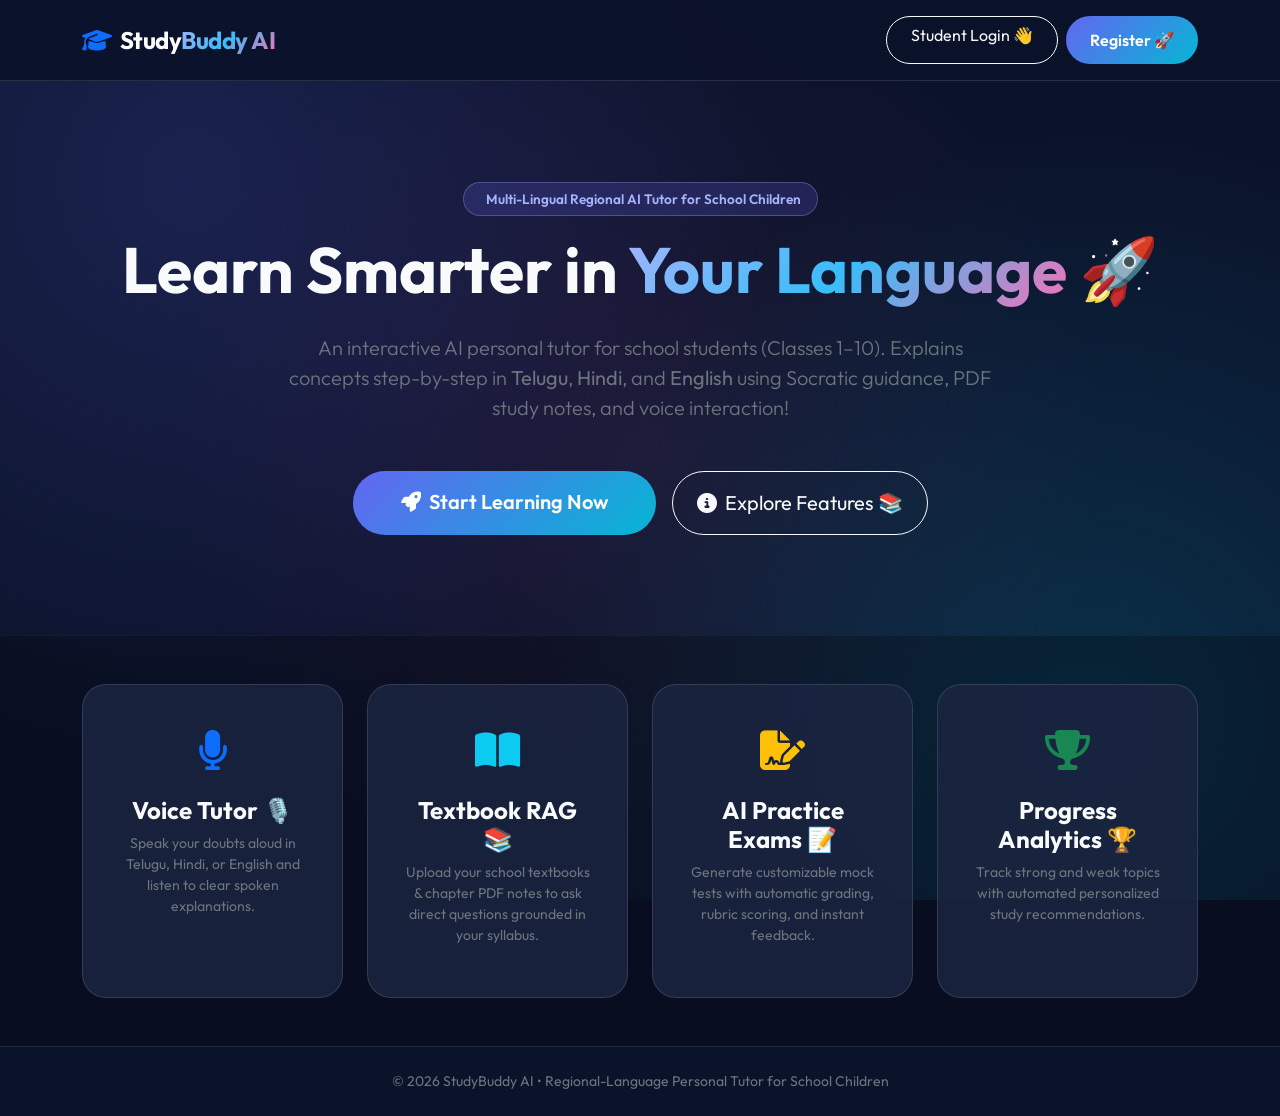
<file: study buddy/frontend/index.html>
<!DOCTYPE html>
<html lang="en">
<head>
    <meta charset="UTF-8">
    <meta name="viewport" content="width=device-width, initial-scale=1.0">
    <title>StudyBuddy AI - Regional Personal Tutor for School Children</title>
    <!-- Bootstrap 5 CSS -->
    <link href="https://cdn.jsdelivr.net/npm/bootstrap@5.3.3/dist/css/bootstrap.min.css" rel="stylesheet">
    <!-- Google Fonts -->
    <link href="https://fonts.googleapis.com/css2?family=Outfit:wght@300;400;500;600;700&display=swap" rel="stylesheet">
    <!-- FontAwesome Icons -->
    <link rel="stylesheet" href="https://cdnjs.cloudflare.com/ajax/libs/font-awesome/6.5.1/css/all.min.css">
    <link rel="stylesheet" href="css/style.css">
    <style>
        .hero-section {
            padding: 100px 0;
            position: relative;
        }
        .feature-card {
            background: rgba(28, 37, 65, 0.85);
            border: 1px solid rgba(255, 255, 255, 0.12);
            border-radius: 24px;
            padding: 2.2rem;
            transition: all 0.3s cubic-bezier(0.4, 0, 0.2, 1);
        }
        .feature-card:hover {
            transform: translateY(-8px);
            border-color: rgba(99, 102, 241, 0.45);
            box-shadow: 0 16px 36px rgba(99, 102, 241, 0.2);
        }
    </style>
</head>
<body>
    <!-- Navbar -->
    <nav class="navbar navbar-expand-lg navbar-dark navbar-custom py-3">
        <div class="container">
            <a class="navbar-brand fw-bold fs-4 d-flex align-items-center gap-2" href="#">
                <i class="fa-solid fa-graduation-cap text-primary"></i>
                <span>Study<span class="gradient-text">Buddy AI</span></span>
            </a>
            <div class="d-flex gap-2">
                <a href="login.html" class="btn btn-outline-light rounded-pill px-4">Student Login 👋</a>
                <a href="register.html" class="btn btn-primary-gradient px-4">Register 🚀</a>
            </div>
        </div>
    </nav>

    <!-- Hero Section -->
    <section class="hero-section flex-grow-1 d-flex align-items-center">
        <div class="container text-center">
            <span class="badge-school mb-3">
                <i class="fa-solid fa-sparkles text-warning"></i> Multi-Lingual Regional AI Tutor for School Children
            </span>
            <h1 class="display-3 fw-bold mb-4">Learn Smarter in <span class="gradient-text">Your Language</span> 🚀</h1>
            <p class="lead text-secondary max-w-2xl mx-auto mb-5" style="max-width: 720px;">
                An interactive AI personal tutor for school students (Classes 1–10). Explains concepts step-by-step in <strong>Telugu</strong>, <strong>Hindi</strong>, and <strong>English</strong> using Socratic guidance, PDF study notes, and voice interaction!
            </p>
            <div class="d-flex justify-content-center gap-3 flex-wrap">
                <a href="register.html" class="btn btn-primary-gradient btn-lg px-5 py-3 fs-5"><i class="fa-solid fa-rocket me-2"></i>Start Learning Now</a>
                <a href="#features" class="btn btn-outline-light btn-lg rounded-pill px-4 py-3"><i class="fa-solid fa-circle-info me-2"></i>Explore Features 📚</a>
            </div>
        </div>
    </section>

    <!-- Features -->
    <section id="features" class="py-5 bg-black bg-opacity-25 border-top border-secondary border-opacity-10">
        <div class="container">
            <div class="row g-4">
                <div class="col-md-3">
                    <div class="feature-card text-center h-100">
                        <div class="fs-1 text-primary mb-3"><i class="fa-solid fa-microphone"></i></div>
                        <h4 class="fw-bold mb-2">Voice Tutor 🎙️</h4>
                        <p class="text-secondary small">Speak your doubts aloud in Telugu, Hindi, or English and listen to clear spoken explanations.</p>
                    </div>
                </div>
                <div class="col-md-3">
                    <div class="feature-card text-center h-100">
                        <div class="fs-1 text-info mb-3"><i class="fa-solid fa-book-open"></i></div>
                        <h4 class="fw-bold mb-2">Textbook RAG 📚</h4>
                        <p class="text-secondary small">Upload your school textbooks & chapter PDF notes to ask direct questions grounded in your syllabus.</p>
                    </div>
                </div>
                <div class="col-md-3">
                    <div class="feature-card text-center h-100">
                        <div class="fs-1 text-warning mb-3"><i class="fa-solid fa-file-signature"></i></div>
                        <h4 class="fw-bold mb-2">AI Practice Exams 📝</h4>
                        <p class="text-secondary small">Generate customizable mock tests with automatic grading, rubric scoring, and instant feedback.</p>
                    </div>
                </div>
                <div class="col-md-3">
                    <div class="feature-card text-center h-100">
                        <div class="fs-1 text-success mb-3"><i class="fa-solid fa-trophy"></i></div>
                        <h4 class="fw-bold mb-2">Progress Analytics 🏆</h4>
                        <p class="text-secondary small">Track strong and weak topics with automated personalized study recommendations.</p>
                    </div>
                </div>
            </div>
        </div>
    </section>

    <!-- Footer -->
    <footer class="py-4 border-top border-secondary border-opacity-25 text-center text-secondary small">
        <div class="container">
            <p class="mb-0">© 2026 StudyBuddy AI • Regional-Language Personal Tutor for School Children</p>
        </div>
    </footer>
</body>
</html>
</file>
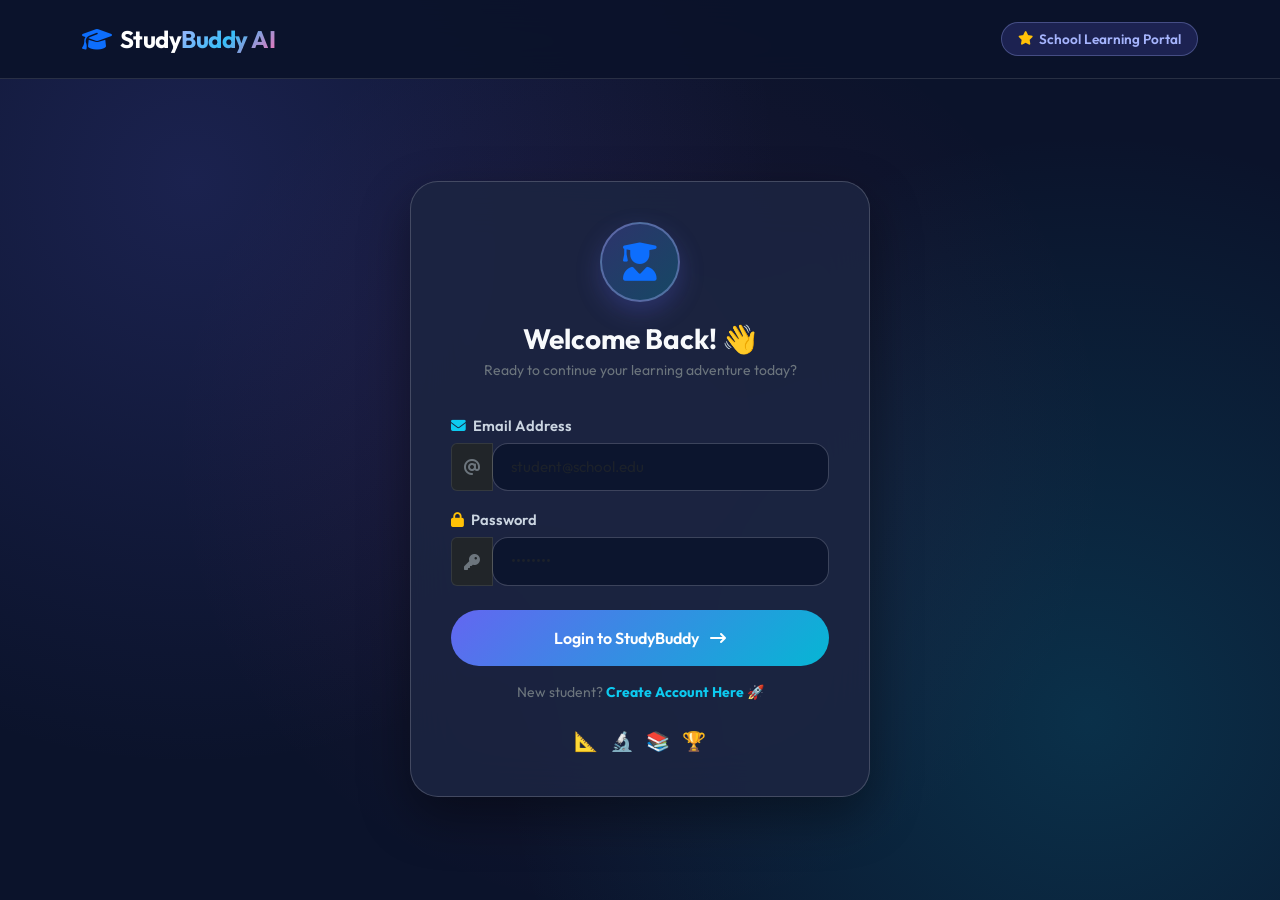
<file: study buddy/frontend/chat.html>
<!DOCTYPE html>
<html lang="en">
<head>
    <meta charset="UTF-8">
    <meta name="viewport" content="width=device-width, initial-scale=1.0">
    <title>AI Tutor Chat - StudyBuddy AI</title>
    <link href="https://cdn.jsdelivr.net/npm/bootstrap@5.3.3/dist/css/bootstrap.min.css" rel="stylesheet">
    <link href="https://fonts.googleapis.com/css2?family=Outfit:wght@300;400;500;600;700&display=swap" rel="stylesheet">
    <link rel="stylesheet" href="https://cdnjs.cloudflare.com/ajax/libs/font-awesome/6.5.1/css/all.min.css">
    <link rel="stylesheet" href="css/style.css">
    <link rel="stylesheet" href="css/chat.css">
</head>
<body>
    <!-- App Navbar -->
    <nav class="navbar navbar-expand-lg navbar-dark navbar-custom py-2 border-bottom border-secondary border-opacity-25">
        <div class="container-fluid px-4">
            <div class="d-flex align-items-center gap-3">
                <button class="btn btn-outline-secondary btn-sm d-md-none" type="button" data-bs-toggle="offcanvas" data-bs-target="#sidebarOffcanvas">
                    <i class="fa-solid fa-bars"></i>
                </button>
                <a class="navbar-brand fw-bold fs-4 d-flex align-items-center gap-2" href="dashboard.html">
                    <i class="fa-solid fa-graduation-cap text-primary"></i>
                    <span>Study<span class="gradient-text">Buddy AI</span></span>
                </a>
            </div>

            <div class="d-flex align-items-center gap-2">
                <a href="dashboard.html" class="btn btn-outline-light btn-sm rounded-pill px-3">
                    <i class="fa-solid fa-house me-1"></i> Dashboard
                </a>
                <button id="btnNewChat" class="btn btn-primary-gradient btn-sm rounded-pill px-3">
                    <i class="fa-solid fa-plus me-1"></i> New Chat
                </button>
            </div>
        </div>
    </nav>

    <!-- Main Chat Workspace -->
    <div class="chat-container">
        <!-- Desktop Sidebar History -->
        <aside class="chat-sidebar d-none d-md-flex">
            <div class="p-3 border-bottom border-secondary border-opacity-25 d-flex justify-content-between align-items-center">
                <span class="fw-bold text-secondary small text-uppercase tracking-wider"><i class="fa-solid fa-clock-rotate-left me-2"></i>History</span>
                <a href="history.html" class="text-info small text-decoration-none">Manage</a>
            </div>
            <div class="history-list" id="sidebarHistoryList">
                <!-- Dynamically populated -->
            </div>
        </aside>

        <!-- Mobile Offcanvas Sidebar -->
        <div class="offcanvas offcanvas-start bg-dark text-light" tabindex="-1" id="sidebarOffcanvas">
            <div class="offcanvas-header border-bottom border-secondary border-opacity-25">
                <h5 class="offcanvas-title fw-bold"><i class="fa-solid fa-clock-rotate-left me-2 text-primary"></i>Chat History</h5>
                <button type="button" class="btn-close btn-close-white" data-bs-dismiss="offcanvas"></button>
            </div>
            <div class="offcanvas-body p-2" id="mobileSidebarHistoryList">
                <!-- Dynamically populated -->
            </div>
        </div>

        <!-- Main Chat Area -->
        <main class="chat-main">
            <!-- Header Controls Bar -->
            <div class="chat-header">
                <div class="d-flex align-items-center gap-2">
                    <h5 class="fw-bold mb-0 text-truncate" id="chatTitle" style="max-width: 300px;">New Doubt Session</h5>
                    <span class="badge bg-primary bg-opacity-25 text-info border border-info border-opacity-25" id="activeModeBadge">Teach Me</span>
                </div>

                <div class="d-flex align-items-center gap-2">
                    <!-- Auto-Speak Toggle -->
                    <div class="form-check form-switch mb-0 d-none d-sm-flex align-items-center gap-1 text-secondary small">
                        <input class="form-check-input" type="checkbox" id="autoSpeakToggle">
                        <label class="form-check-label" for="autoSpeakToggle"><i class="fa-solid fa-volume-high me-1"></i>Auto-Speak</label>
                    </div>

                    <!-- Tutor Mode Selector -->
                    <select class="form-select form-select-sm" id="tutorModeSelect" style="width: auto;">
                        <option value="Teach Me">🎓 Teach Me (Socratic Step-by-Step)</option>
                        <option value="Quick Explanation">⚡ Quick Explanation</option>
                        <option value="Practice Me">📝 Practice Me</option>
                    </select>

                    <!-- Language Selector -->
                    <select class="form-select form-select-sm" id="languageSelect" style="width: auto;">
                        <option value="English">🇬🇧 English</option>
                        <option value="Telugu">తెలుగు (Telugu)</option>
                        <option value="Hindi">हिंदी (Hindi)</option>
                    </select>

                    <!-- Knowledge Source & RAG Mode Selector -->
                    <select class="form-select form-select-sm" id="documentSelect" style="width: auto;">
                        <option value="">🌐 General AI Knowledge</option>
                        <option value="STRICT_ALL">📄 Strict PDF Mode (All Notes)</option>
                    </select>
                </div>
            </div>

            <!-- Messages Stream Area -->
            <div class="chat-messages" id="chatMessages">
                <!-- Welcome Empty State -->
                <div class="text-center my-auto py-5" id="emptyChatState">
                    <div class="fs-1 text-primary mb-3"><i class="fa-solid fa-robot"></i></div>
                    <h3 class="fw-bold mb-2">Hello! I am your AI Tutor.</h3>
                    <p class="text-secondary max-w-lg mx-auto mb-4">
                        Ask any school doubt in <strong>Telugu</strong>, <strong>Hindi</strong>, or <strong>English</strong>. I will guide you step-by-step to help you truly understand!
                    </p>
                    <div class="d-flex justify-content-center gap-2 flex-wrap">
                        <button class="btn btn-outline-secondary btn-sm rounded-pill sample-prompt" data-prompt="Explain Newton's third law with a simple example">
                            "Explain Newton's third law"
                        </button>
                        <button class="btn btn-outline-secondary btn-sm rounded-pill sample-prompt" data-prompt="Photosynthesis ante enti? Simple ga cheppu">
                            "Photosynthesis ante enti?"
                        </button>
                        <button class="btn btn-outline-secondary btn-sm rounded-pill sample-prompt" data-prompt="Solve 2x + 5 = 15 step by step">
                            "Solve 2x + 5 = 15"
                        </button>
                    </div>
                </div>
            </div>

            <!-- Message Composer Form -->
            <div class="chat-composer">
                <form id="chatForm">
                    <div class="composer-input-group">
                        <button type="button" class="btn btn-mic" id="micBtn" title="Voice Input">
                            <i class="fa-solid fa-microphone"></i>
                        </button>

                        <input type="text" class="form-control composer-input" id="chatInput" placeholder="Ask any doubt in English, Telugu, or Hindi..." required autocomplete="off">

                        <button type="submit" class="btn btn-primary-gradient rounded-pill px-4" id="sendBtn">
                            <span>Send</span> <i class="fa-solid fa-paper-plane ms-1"></i>
                        </button>
                    </div>
                </form>
            </div>
        </main>
    </div>

    <!-- Bootstrap 5 Bundle JS -->
    <script src="https://cdn.jsdelivr.net/npm/bootstrap@5.3.3/dist/js/bootstrap.bundle.min.js"></script>
    <script src="js/api.js"></script>
    <script src="js/auth.js"></script>
    <script src="js/voice.js"></script>
    <script src="js/chat.js"></script>
</body>
</html>
</file>
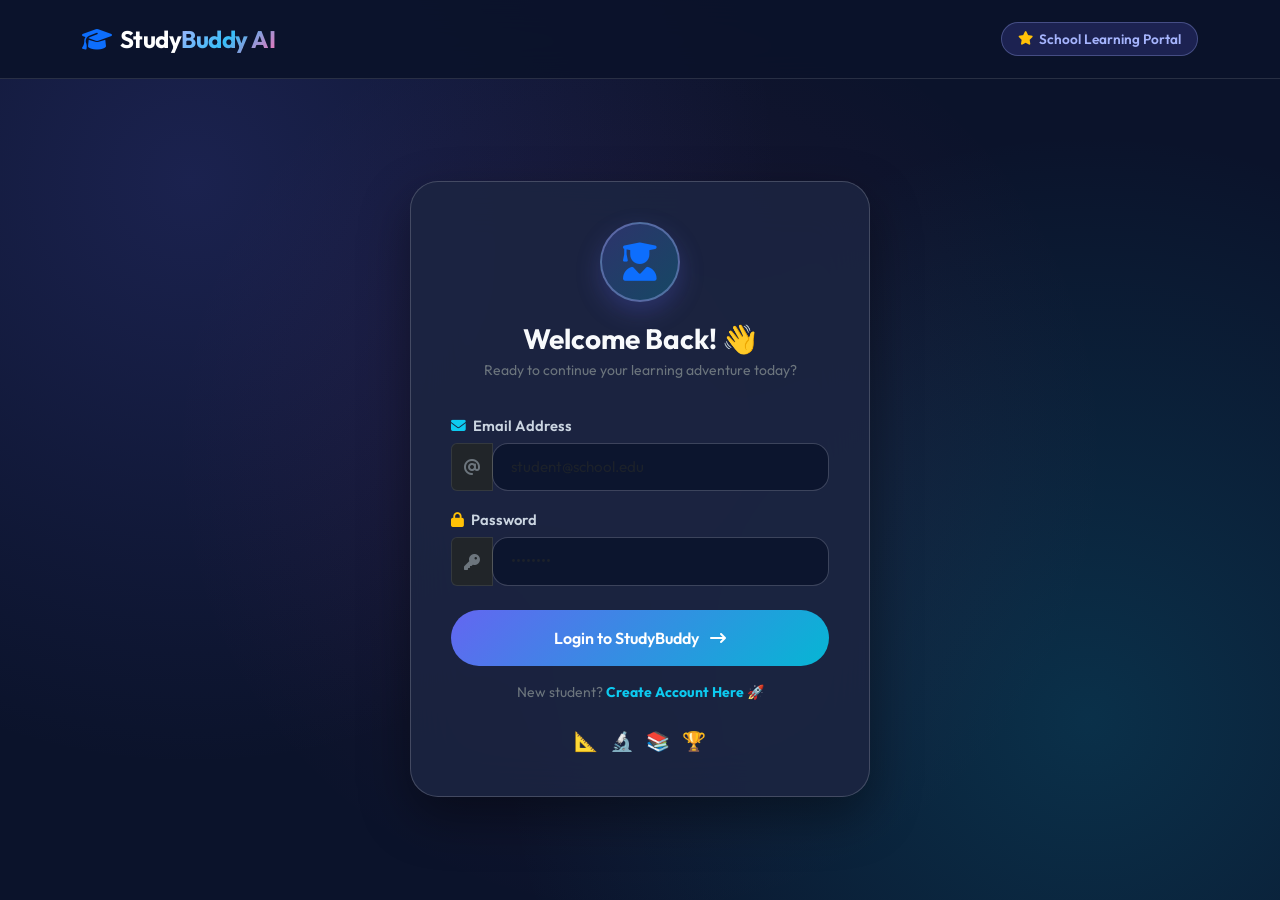
<file: study buddy/frontend/exam.html>
<!DOCTYPE html>
<html lang="en">
<head>
    <meta charset="UTF-8">
    <meta name="viewport" content="width=device-width, initial-scale=1.0">
    <title>Take AI Exam - StudyBuddy AI</title>
    <link href="https://cdn.jsdelivr.net/npm/bootstrap@5.3.3/dist/css/bootstrap.min.css" rel="stylesheet">
    <link href="https://fonts.googleapis.com/css2?family=Outfit:wght@300;400;500;600;700&display=swap" rel="stylesheet">
    <link rel="stylesheet" href="https://cdnjs.cloudflare.com/ajax/libs/font-awesome/6.5.1/css/all.min.css">
    <link rel="stylesheet" href="css/style.css">
    <link rel="stylesheet" href="css/exam.css">
</head>
<body>
    <!-- Fixed Exam Header -->
    <header class="exam-header sticky-top">
        <div class="container d-flex align-items-center justify-content-between">
            <div class="d-flex align-items-center gap-3">
                <a href="exams.html" class="btn btn-outline-secondary btn-sm rounded-circle"><i class="fa-solid fa-arrow-left"></i></a>
                <div>
                    <h5 class="fw-bold mb-0 text-truncate" id="examTitle" style="max-width: 350px;">Physics Mock Test</h5>
                    <span class="badge bg-primary bg-opacity-25 text-info" id="examMetaBadge">Question 1 of 5</span>
                </div>
            </div>

            <!-- Countdown Timer -->
            <div id="timerContainer" class="d-none">
                <div class="timer-badge">
                    <i class="fa-solid fa-clock"></i>
                    <span id="timerText">00:00</span>
                </div>
            </div>

            <button type="button" class="btn btn-primary-gradient px-4" id="btnSubmitExamTop" onclick="confirmSubmitExam()">
                Submit Exam <i class="fa-solid fa-paper-plane ms-1"></i>
            </button>
        </div>
    </header>

    <!-- Exam Workspace -->
    <main class="container py-4">
        <div class="row g-4">
            <!-- Question Viewport -->
            <div class="col-lg-8">
                <div class="question-card mb-4" id="questionContainer">
                    <!-- Dynamically populated question card -->
                </div>

                <!-- Navigation Controls -->
                <div class="d-flex justify-content-between align-items-center">
                    <button class="btn btn-outline-secondary rounded-pill px-4" id="btnPrev" onclick="navigateQuestion(-1)" disabled>
                        <i class="fa-solid fa-chevron-left me-1"></i> Previous
                    </button>

                    <button class="btn btn-primary-gradient rounded-pill px-4" id="btnNext" onclick="navigateQuestion(1)">
                        Next <i class="fa-solid fa-chevron-right ms-1"></i>
                    </button>
                </div>
            </div>

            <!-- Side Question Palette Navigator -->
            <div class="col-lg-4">
                <div class="glass-card p-4">
                    <h6 class="fw-bold mb-3"><i class="fa-solid fa-grid-2 me-2 text-primary"></i>Question Navigator</h6>
                    <div class="question-nav-grid mb-4" id="questionNavGrid">
                        <!-- Dynamically populated 1 2 3... -->
                    </div>

                    <div class="d-flex align-items-center justify-content-between text-secondary small pt-3 border-top border-secondary border-opacity-25">
                        <div><i class="fa-solid fa-circle text-success me-1"></i>Answered</div>
                        <div><i class="fa-solid fa-circle text-primary me-1"></i>Current</div>
                        <div><i class="fa-solid fa-circle text-secondary me-1"></i>Unanswered</div>
                    </div>
                </div>
            </div>
        </div>
    </main>

    <script src="https://cdn.jsdelivr.net/npm/bootstrap@5.3.3/dist/js/bootstrap.bundle.min.js"></script>
    <script src="js/api.js"></script>
    <script src="js/auth.js"></script>
    <script src="js/exams.js"></script>
</body>
</html>
</file>
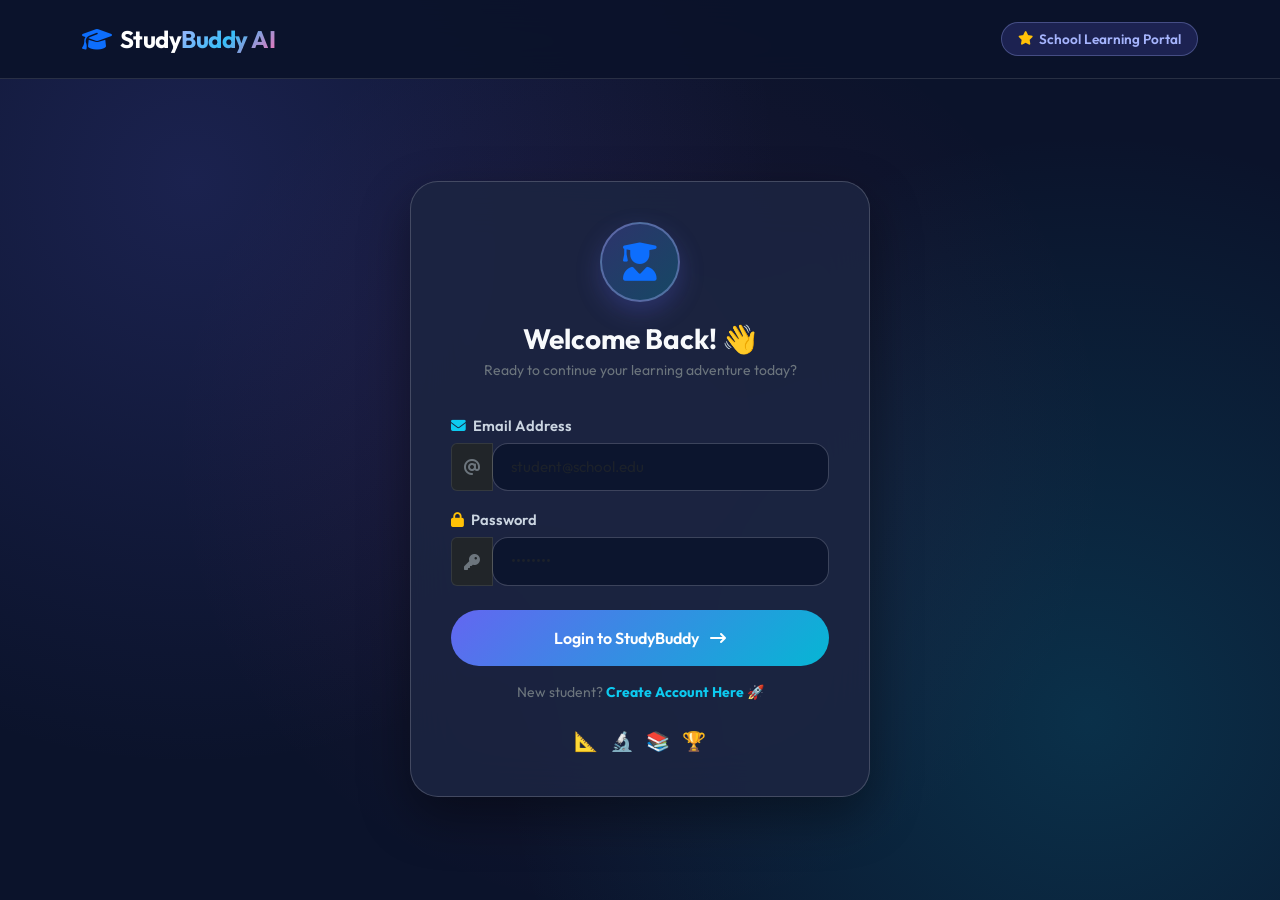
<file: study buddy/frontend/exams.html>
<!DOCTYPE html>
<html lang="en">
<head>
    <meta charset="UTF-8">
    <meta name="viewport" content="width=device-width, initial-scale=1.0">
    <title>AI Exam Generator - StudyBuddy AI</title>
    <link href="https://cdn.jsdelivr.net/npm/bootstrap@5.3.3/dist/css/bootstrap.min.css" rel="stylesheet">
    <link href="https://fonts.googleapis.com/css2?family=Outfit:wght@300;400;500;600;700&display=swap" rel="stylesheet">
    <link rel="stylesheet" href="https://cdnjs.cloudflare.com/ajax/libs/font-awesome/6.5.1/css/all.min.css">
    <link rel="stylesheet" href="css/style.css">
    <link rel="stylesheet" href="css/exam.css">
</head>
<body>
    <!-- App Navbar -->
    <nav class="navbar navbar-expand-lg navbar-dark navbar-custom py-3 border-bottom border-secondary border-opacity-25">
        <div class="container">
            <a class="navbar-brand fw-bold fs-4 d-flex align-items-center gap-2" href="dashboard.html">
                <i class="fa-solid fa-graduation-cap text-primary"></i>
                <span>Study<span class="gradient-text">Buddy AI</span></span>
            </a>
            <div class="d-flex align-items-center gap-3">
                <a href="dashboard.html" class="btn btn-outline-light btn-sm rounded-pill px-3">
                    <i class="fa-solid fa-house me-1"></i> Dashboard
                </a>
            </div>
        </div>
    </nav>

    <!-- Page Content -->
    <div class="container py-5">
        <div class="d-flex justify-content-between align-items-center mb-4 flex-wrap gap-3">
            <div>
                <h3 class="fw-bold mb-1"><i class="fa-solid fa-file-signature text-warning me-2"></i>AI Mock Exam Generator</h3>
                <p class="text-secondary small mb-0">Generate personalized practice exams in English, Telugu, or Hindi.</p>
            </div>
            <button class="btn btn-primary-gradient rounded-pill px-4" data-bs-toggle="modal" data-bs-target="#generateExamModal">
                <i class="fa-solid fa-wand-magic-sparkles me-2"></i>Generate New Exam
            </button>
        </div>

        <!-- Available Exams List -->
        <div class="row g-4" id="examsListGrid">
            <!-- Dynamically populated -->
        </div>
    </div>

    <!-- Generate Exam Modal -->
    <div class="modal fade" id="generateExamModal" tabindex="-1">
        <div class="modal-dialog modal-dialog-centered modal-lg">
            <div class="modal-content glass-card text-light border-secondary border-opacity-25">
                <div class="modal-header border-bottom border-secondary border-opacity-25">
                    <h5 class="modal-title fw-bold"><i class="fa-solid fa-sliders text-warning me-2"></i>Configure AI Exam</h5>
                    <button type="button" class="btn-close btn-close-white" data-bs-dismiss="modal"></button>
                </div>
                <form id="generateExamForm">
                    <div class="modal-body">
                        <div class="row g-3 mb-3">
                            <div class="col-md-6">
                                <label for="examSubject" class="form-label text-secondary">Subject</label>
                                <select class="form-select" id="examSubject" required>
                                    <option value="Physics">Physics</option>
                                    <option value="Chemistry">Chemistry</option>
                                    <option value="Biology">Biology</option>
                                    <option value="Mathematics">Mathematics</option>
                                    <option value="Social Studies">Social Studies</option>
                                    <option value="Reasoning">Reasoning</option>
                                </select>
                            </div>
                            <div class="col-md-6">
                                <label for="examLanguage" class="form-label text-secondary">Language</label>
                                <select class="form-select" id="examLanguage" required>
                                    <option value="English">English</option>
                                    <option value="Telugu">Telugu (తెలుగు)</option>
                                    <option value="Hindi">Hindi (हिंदी)</option>
                                </select>
                            </div>
                        </div>

                        <div class="row g-3 mb-3">
                            <div class="col-md-6">
                                <label for="examDifficulty" class="form-label text-secondary">Difficulty Level</label>
                                <select class="form-select" id="examDifficulty" required>
                                    <option value="Easy">Easy (Fundamental concepts)</option>
                                    <option value="Medium" selected>Medium (Standard school exam level)</option>
                                    <option value="Hard">Hard (Advanced problem solving)</option>
                                    <option value="Mixed">Mixed (All difficulty levels)</option>
                                </select>
                            </div>
                            <div class="col-md-6">
                                <label for="questionTypes" class="form-label text-secondary">Question Types</label>
                                <select class="form-select" id="questionTypes" required>
                                    <option value="MCQ" selected>Multiple Choice (MCQ)</option>
                                    <option value="True/False">True / False</option>
                                    <option value="Short Answer">Short Answer</option>
                                    <option value="Mixed">Mixed Types</option>
                                </select>
                            </div>
                        </div>

                        <div class="row g-3 mb-3">
                            <div class="col-md-6">
                                <label for="totalQuestions" class="form-label text-secondary">Number of Questions</label>
                                <select class="form-select" id="totalQuestions" required>
                                    <option value="5" selected>5 Questions</option>
                                    <option value="10">10 Questions</option>
                                    <option value="15">15 Questions</option>
                                </select>
                            </div>
                            <div class="col-md-6">
                                <label for="timeLimit" class="form-label text-secondary">Timer</label>
                                <select class="form-select" id="timeLimit" required>
                                    <option value="0" selected>Untimed Practice</option>
                                    <option value="10">10 Minutes</option>
                                    <option value="20">20 Minutes</option>
                                    <option value="30">30 Minutes</option>
                                </select>
                            </div>
                        </div>

                        <div class="mb-3">
                            <label for="examDocSelect" class="form-label text-secondary">Base Exam on Uploaded PDF (Optional)</label>
                            <select class="form-select" id="examDocSelect">
                                <option value="">🌐 General Syllabus Knowledge</option>
                            </select>
                        </div>
                    </div>

                    <div class="modal-footer border-top border-secondary border-opacity-25">
                        <button type="button" class="btn btn-outline-secondary rounded-pill px-3" data-bs-dismiss="modal">Cancel</button>
                        <button type="submit" class="btn btn-primary-gradient px-4" id="btnSubmitGenerate">
                            Generate Exam <i class="fa-solid fa-sparkles ms-1"></i>
                        </button>
                    </div>
                </form>
            </div>
        </div>
    </div>

    <script src="https://cdn.jsdelivr.net/npm/bootstrap@5.3.3/dist/js/bootstrap.bundle.min.js"></script>
    <script src="js/api.js"></script>
    <script src="js/auth.js"></script>
    <script src="js/exams.js"></script>
    <script>
        document.addEventListener('DOMContentLoaded', () => {
            loadExamsList();
            loadDocumentOptions();
        });

        async function loadExamsList() {
            const grid = document.getElementById('examsListGrid');
            try {
                const exams = await API.request('/exams');
                if (!exams || exams.length === 0) {
                    grid.innerHTML = `
                        <div class="col-12 text-center py-5">
                            <i class="fa-solid fa-file-signature fs-1 text-secondary opacity-50 mb-3"></i>
                            <h5 class="fw-bold">No exams created yet</h5>
                            <p class="text-secondary small">Generate your first AI mock test to practice!</p>
                        </div>
                    `;
                    return;
                }

                grid.innerHTML = exams.map(e => `
                    <div class="col-md-6 col-lg-4">
                        <div class="glass-card p-4 h-100 d-flex flex-column justify-content-between">
                            <div>
                                <div class="d-flex justify-content-between align-items-center mb-3">
                                    <span class="badge bg-warning bg-opacity-25 text-warning border border-warning border-opacity-25">${e.subject}</span>
                                    <span class="badge bg-primary bg-opacity-25 text-info">${e.language}</span>
                                </div>
                                <h5 class="fw-bold mb-2 text-truncate">${e.title}</h5>
                                <div class="text-secondary small mb-3">
                                    <div><i class="fa-solid fa-list-check me-2 text-primary"></i>${e.total_questions} Questions • ${e.difficulty}</div>
                                    <div><i class="fa-solid fa-stopwatch me-2 text-warning"></i>${e.time_limit_minutes > 0 ? e.time_limit_minutes + ' Mins' : 'Untimed'}</div>
                                </div>
                            </div>
                            <div class="pt-3 border-top border-secondary border-opacity-25">
                                <a href="exam.html?id=${e.id}" class="btn btn-primary-gradient w-100">
                                    Start Test <i class="fa-solid fa-play ms-1"></i>
                                </a>
                            </div>
                        </div>
                    </div>
                `).join('');
            } catch (err) {
                grid.innerHTML = `<div class="col-12 text-danger">Failed to load exams list.</div>`;
            }
        }

        async function loadDocumentOptions() {
            try {
                const docs = await API.request('/documents');
                const select = document.getElementById('examDocSelect');
                if (docs && docs.length > 0) {
                    docs.forEach(d => {
                        select.innerHTML += `<option value="${d.id}">📄 ${d.filename}</option>`;
                    });
                }
            } catch(e) {}
        }
    </script>
</body>
</html>
</file>
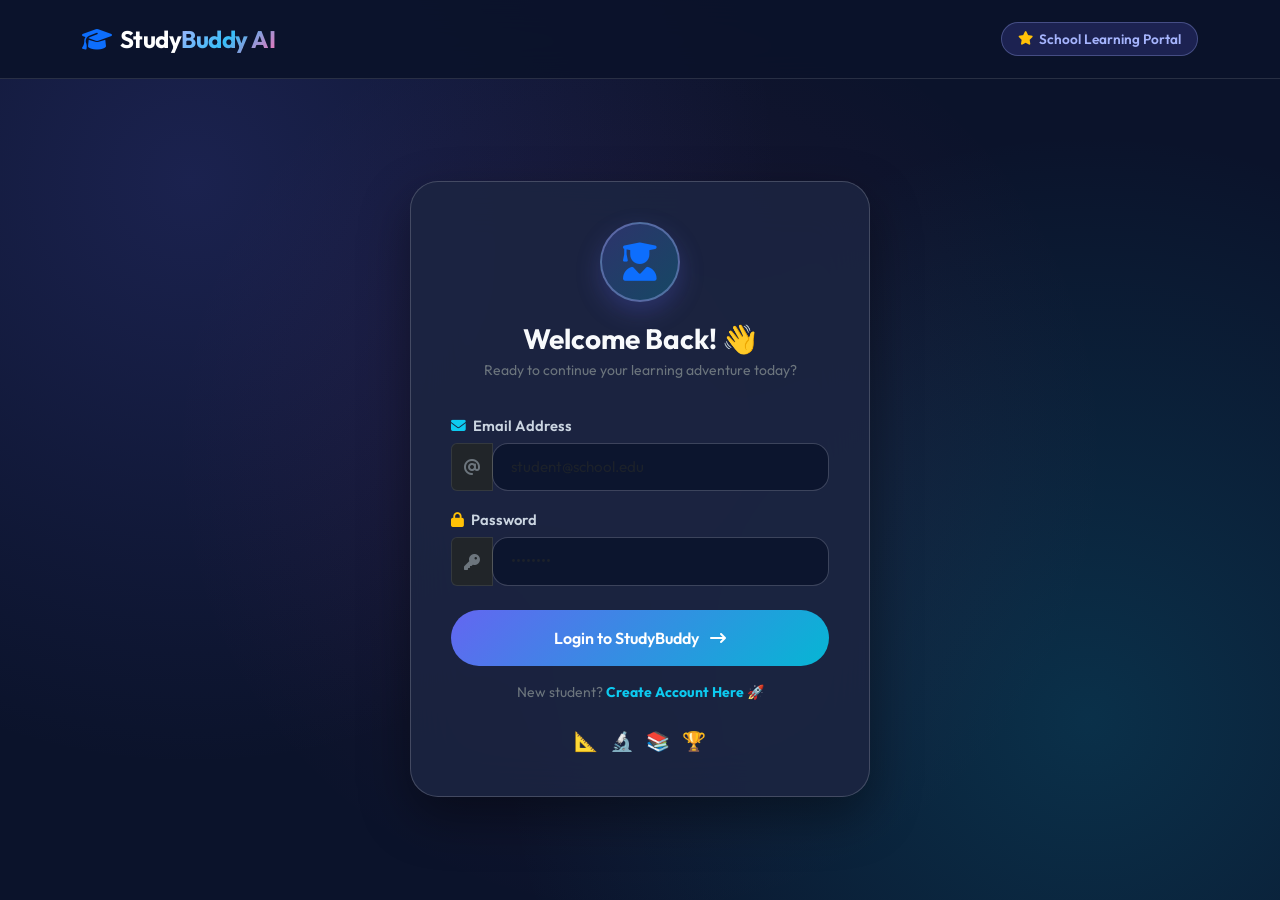
<file: study buddy/frontend/history.html>
<!DOCTYPE html>
<html lang="en">
<head>
    <meta charset="UTF-8">
    <meta name="viewport" content="width=device-width, initial-scale=1.0">
    <title>Chat History - StudyBuddy AI</title>
    <link href="https://cdn.jsdelivr.net/npm/bootstrap@5.3.3/dist/css/bootstrap.min.css" rel="stylesheet">
    <link href="https://fonts.googleapis.com/css2?family=Outfit:wght@300;400;500;600;700&display=swap" rel="stylesheet">
    <link rel="stylesheet" href="https://cdnjs.cloudflare.com/ajax/libs/font-awesome/6.5.1/css/all.min.css">
    <link rel="stylesheet" href="css/style.css">
</head>
<body>
    <!-- App Navbar -->
    <nav class="navbar navbar-expand-lg navbar-dark navbar-custom py-3 border-bottom border-secondary border-opacity-25">
        <div class="container">
            <a class="navbar-brand fw-bold fs-4 d-flex align-items-center gap-2" href="dashboard.html">
                <i class="fa-solid fa-graduation-cap text-primary"></i>
                <span>Study<span class="gradient-text">Buddy AI</span></span>
            </a>
            <div class="d-flex align-items-center gap-3">
                <a href="chat.html" class="btn btn-primary-gradient btn-sm rounded-pill px-3">
                    <i class="fa-solid fa-plus me-1"></i> New Chat
                </a>
                <a href="dashboard.html" class="btn btn-outline-light btn-sm rounded-pill px-3">
                    <i class="fa-solid fa-house me-1"></i> Dashboard
                </a>
            </div>
        </div>
    </nav>

    <!-- History Manager Content -->
    <div class="container py-5">
        <div class="d-flex justify-content-between align-items-center mb-4">
            <div>
                <h3 class="fw-bold mb-1"><i class="fa-solid fa-clock-rotate-left text-primary me-2"></i>Tutoring Session History</h3>
                <p class="text-secondary small mb-0">Search, review, or continue your previous learning sessions.</p>
            </div>
            <input type="text" class="form-control form-control-sm w-auto" id="searchHistory" placeholder="Search conversations...">
        </div>

        <div class="row g-3" id="historyCardGrid">
            <!-- Dynamically populated -->
        </div>
    </div>

    <script src="js/api.js"></script>
    <script src="js/auth.js"></script>
    <script>
        document.addEventListener('DOMContentLoaded', async () => {
            loadHistoryGrid();
            document.getElementById('searchHistory').addEventListener('input', (e) => {
                const query = e.target.value.toLowerCase();
                const cards = document.querySelectorAll('.history-card');
                cards.forEach(card => {
                    const title = card.getAttribute('data-title').toLowerCase();
                    card.style.display = title.includes(query) ? 'block' : 'none';
                });
            });
        });

        async function loadHistoryGrid() {
            const grid = document.getElementById('historyCardGrid');
            try {
                const conversations = await API.request('/chat/history');
                if (!conversations || conversations.length === 0) {
                    grid.innerHTML = `
                        <div class="col-12 text-center py-5">
                            <i class="fa-solid fa-folder-open fs-1 text-secondary opacity-50 mb-3"></i>
                            <h5 class="fw-bold">No chat history yet</h5>
                            <p class="text-secondary small">Start your first tutoring session now!</p>
                            <a href="chat.html" class="btn btn-primary-gradient rounded-pill px-4 mt-2">Start Learning</a>
                        </div>
                    `;
                    return;
                }

                grid.innerHTML = conversations.map(c => `
                    <div class="col-md-6 col-lg-4 history-card" data-title="${c.title}">
                        <div class="glass-card p-4 h-100 d-flex flex-column justify-content-between">
                            <div>
                                <div class="d-flex justify-content-between align-items-start mb-2">
                                    <span class="badge bg-primary bg-opacity-25 text-info border border-info border-opacity-25">${c.selected_language}</span>
                                    <span class="badge bg-secondary bg-opacity-25 text-secondary">${c.tutor_mode}</span>
                                </div>
                                <h5 class="fw-bold mb-2 text-truncate">${c.title}</h5>
                                <p class="text-secondary small mb-3">Updated: ${new Date(c.updated_at).toLocaleDateString()}</p>
                            </div>
                            <div class="d-flex gap-2 pt-3 border-top border-secondary border-opacity-25">
                                <a href="chat.html?id=${c.id}" class="btn btn-primary-gradient btn-sm flex-grow-1">Continue Chat <i class="fa-solid fa-arrow-right ms-1"></i></a>
                                <button onclick="deleteConv(${c.id})" class="btn btn-outline-danger btn-sm" title="Delete"><i class="fa-solid fa-trash"></i></button>
                            </div>
                        </div>
                    </div>
                `).join('');
            } catch (e) {
                grid.innerHTML = `<div class="col-12 text-danger">Failed to load conversation history.</div>`;
            }
        }

        async function deleteConv(id) {
            if (confirm('Are you sure you want to delete this conversation history?')) {
                try {
                    await API.request(`/chat/${id}`, { method: 'DELETE' });
                    showToast('Conversation deleted', 'success');
                    loadHistoryGrid();
                } catch (e) {
                    showToast('Failed to delete conversation', 'error');
                }
            }
        }
    </script>
</body>
</html>
</file>
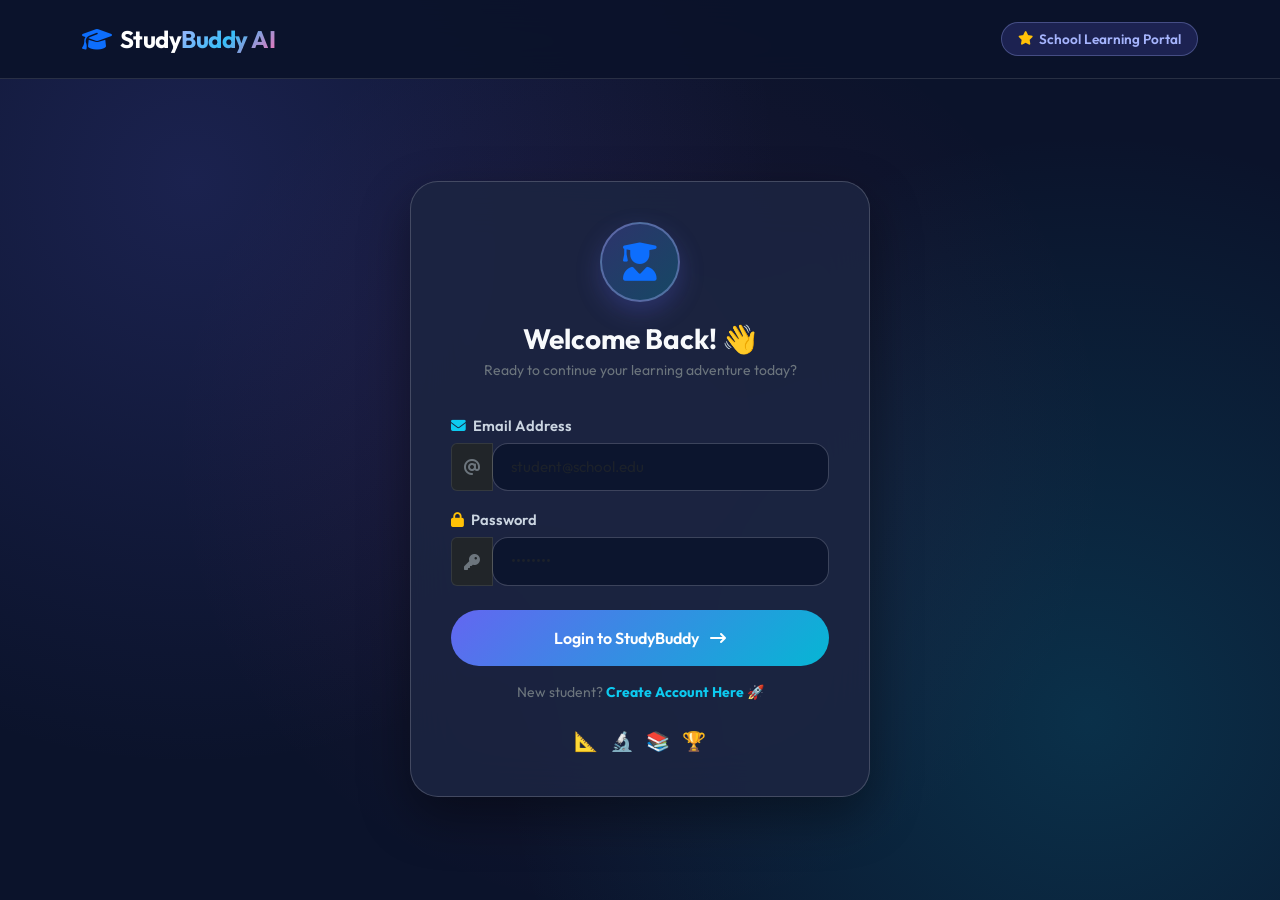
<file: study buddy/frontend/login.html>
<!DOCTYPE html>
<html lang="en">
<head>
    <meta charset="UTF-8">
    <meta name="viewport" content="width=device-width, initial-scale=1.0">
    <title>Student Login - StudyBuddy AI</title>
    <link href="https://cdn.jsdelivr.net/npm/bootstrap@5.3.3/dist/css/bootstrap.min.css" rel="stylesheet">
    <link href="https://fonts.googleapis.com/css2?family=Outfit:wght@300;400;500;600;700&display=swap" rel="stylesheet">
    <link rel="stylesheet" href="https://cdnjs.cloudflare.com/ajax/libs/font-awesome/6.5.1/css/all.min.css">
    <link rel="stylesheet" href="css/style.css">
    <link rel="stylesheet" href="css/auth.css">
</head>
<body>
    <!-- Navbar -->
    <nav class="navbar navbar-expand-lg navbar-dark navbar-custom py-3">
        <div class="container">
            <a class="navbar-brand fw-bold fs-4 d-flex align-items-center gap-2" href="index.html">
                <i class="fa-solid fa-graduation-cap text-primary"></i>
                <span>Study<span class="gradient-text">Buddy AI</span></span>
            </a>
            <span class="badge-school d-none d-sm-inline-flex">
                <i class="fa-solid fa-star text-warning"></i> School Learning Portal
            </span>
        </div>
    </nav>

    <!-- Login Auth Container -->
    <div class="auth-wrapper">
        <div class="glass-card auth-card">
            <div class="auth-header">
                <div class="auth-avatar-badge text-primary">
                    <i class="fa-solid fa-user-graduate"></i>
                </div>
                <h3 class="fw-bold mb-1">Welcome Back! 👋</h3>
                <p class="text-secondary small">Ready to continue your learning adventure today?</p>
            </div>

            <form id="loginForm">
                <div class="mb-3">
                    <label for="email" class="form-label"><i class="fa-solid fa-envelope me-1 text-info"></i> Email Address</label>
                    <div class="input-group">
                        <span class="input-group-text bg-dark border-secondary border-opacity-25 text-secondary"><i class="fa-solid fa-at"></i></span>
                        <input type="email" class="form-control" id="email" placeholder="student@school.edu" required>
                    </div>
                </div>

                <div class="mb-4">
                    <label for="password" class="form-label"><i class="fa-solid fa-lock me-1 text-warning"></i> Password</label>
                    <div class="input-group">
                        <span class="input-group-text bg-dark border-secondary border-opacity-25 text-secondary"><i class="fa-solid fa-key"></i></span>
                        <input type="password" class="form-control" id="password" placeholder="••••••••" required>
                    </div>
                </div>

                <button type="submit" class="btn btn-primary-gradient w-100 mb-3 py-3">
                    Login to StudyBuddy <i class="fa-solid fa-arrow-right-long ms-2"></i>
                </button>

                <div class="text-center text-secondary small">
                    New student? <a href="register.html" class="text-info fw-bold text-decoration-none">Create Account Here 🚀</a>
                </div>

                <div class="auth-illustration-footer">
                    <span title="Mathematics">📐</span>
                    <span title="Science">🔬</span>
                    <span title="Textbooks">📚</span>
                    <span title="Achievements">🏆</span>
                </div>
            </form>
        </div>
    </div>

    <script src="js/api.js"></script>
    <script src="js/auth.js"></script>
</body>
</html>
</file>
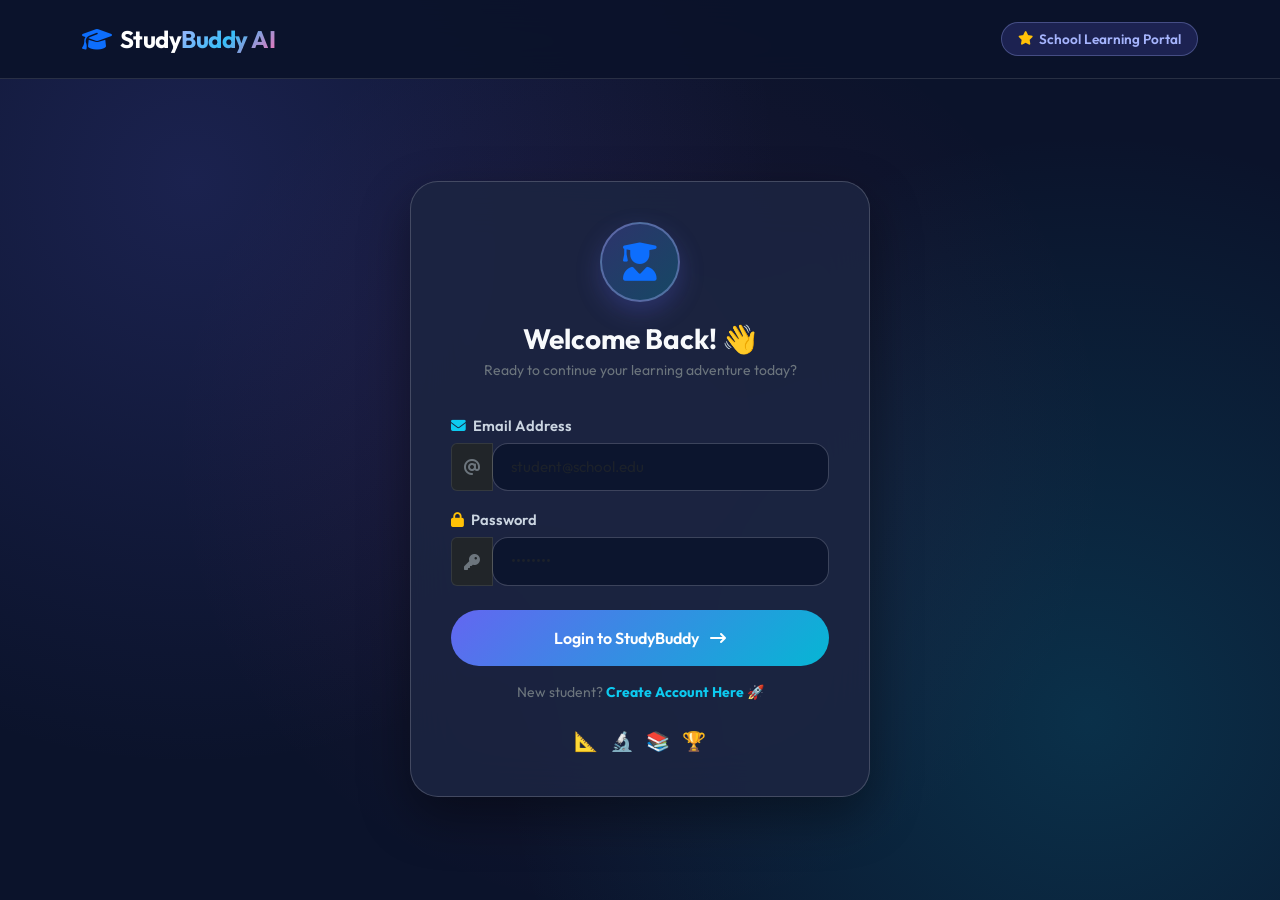
<file: study buddy/frontend/materials.html>
<!DOCTYPE html>
<html lang="en">
<head>
    <meta charset="UTF-8">
    <meta name="viewport" content="width=device-width, initial-scale=1.0">
    <title>My Study Materials (PDF RAG) - StudyBuddy AI</title>
    <link href="https://cdn.jsdelivr.net/npm/bootstrap@5.3.3/dist/css/bootstrap.min.css" rel="stylesheet">
    <link href="https://fonts.googleapis.com/css2?family=Outfit:wght@300;400;500;600;700&display=swap" rel="stylesheet">
    <link rel="stylesheet" href="https://cdnjs.cloudflare.com/ajax/libs/font-awesome/6.5.1/css/all.min.css">
    <link rel="stylesheet" href="css/style.css">
</head>
<body>
    <!-- App Navbar -->
    <nav class="navbar navbar-expand-lg navbar-dark navbar-custom py-3 border-bottom border-secondary border-opacity-25">
        <div class="container">
            <a class="navbar-brand fw-bold fs-4 d-flex align-items-center gap-2" href="dashboard.html">
                <i class="fa-solid fa-graduation-cap text-primary"></i>
                <span>Study<span class="gradient-text">Buddy AI</span></span>
            </a>
            <div class="d-flex align-items-center gap-3">
                <a href="chat.html" class="btn btn-primary-gradient btn-sm rounded-pill px-3">
                    <i class="fa-solid fa-comments me-1"></i> Ask AI Tutor
                </a>
                <a href="dashboard.html" class="btn btn-outline-light btn-sm rounded-pill px-3">
                    <i class="fa-solid fa-house me-1"></i> Dashboard
                </a>
            </div>
        </div>
    </nav>

    <!-- Page Header & Upload Card -->
    <div class="container py-5">
        <div class="d-flex justify-content-between align-items-center mb-4 flex-wrap gap-3">
            <div>
                <h3 class="fw-bold mb-1"><i class="fa-solid fa-file-pdf text-danger me-2"></i>My PDF Study Materials</h3>
                <p class="text-secondary small mb-0">Upload school textbooks and revision notes to create your personal AI knowledge base.</p>
            </div>
            <button class="btn btn-primary-gradient rounded-pill px-4" data-bs-toggle="modal" data-bs-target="#uploadModal">
                <i class="fa-solid fa-cloud-arrow-up me-2"></i>Upload PDF Material
            </button>
        </div>

        <!-- Upload Status Progress Banner (Hidden by default) -->
        <div id="uploadStatusBanner" class="alert alert-info border border-info border-opacity-25 bg-dark text-info p-3 mb-4 d-none">
            <div class="d-flex align-items-center gap-3">
                <div class="spinner-border spinner-border-sm text-info" id="uploadSpinner"></div>
                <div>
                    <strong id="uploadStatusTitle">Uploading PDF...</strong>
                    <div class="small text-secondary" id="uploadStatusSubtitle">Extracting text & creating knowledge base...</div>
                </div>
            </div>
        </div>

        <!-- Documents Grid -->
        <div class="row g-4" id="documentsGrid">
            <!-- Dynamically populated -->
        </div>
    </div>

    <!-- Upload PDF Modal -->
    <div class="modal fade" id="uploadModal" tabindex="-1">
        <div class="modal-dialog modal-dialog-centered">
            <div class="modal-content glass-card text-light border-secondary border-opacity-25">
                <div class="modal-header border-bottom border-secondary border-opacity-25">
                    <h5 class="modal-title fw-bold"><i class="fa-solid fa-file-arrow-up text-primary me-2"></i>Upload PDF Textbook / Notes</h5>
                    <button type="button" class="btn-close btn-close-white" data-bs-dismiss="modal"></button>
                </div>
                <form id="uploadDocForm">
                    <div class="modal-body">
                        <div class="mb-3">
                            <label for="pdfFile" class="form-label text-secondary">Select PDF File (Max 20MB)</label>
                            <input type="file" class="form-control" id="pdfFile" accept=".pdf,application/pdf" required>
                        </div>
                        <div class="mb-3">
                            <label for="docSubject" class="form-label text-secondary">Subject / Category</label>
                            <select class="form-select" id="docSubject">
                                <option value="Physics">Physics</option>
                                <option value="Chemistry">Chemistry</option>
                                <option value="Biology">Biology</option>
                                <option value="Mathematics">Mathematics</option>
                                <option value="Social Studies">Social Studies</option>
                                <option value="Reasoning">Reasoning</option>
                                <option value="General Science" selected>General Science</option>
                            </select>
                        </div>
                    </div>
                    <div class="modal-footer border-top border-secondary border-opacity-25">
                        <button type="button" class="btn btn-outline-secondary rounded-pill px-3" data-bs-dismiss="modal">Cancel</button>
                        <button type="submit" class="btn btn-primary-gradient px-4" id="btnSubmitUpload">
                            Upload & Extract <i class="fa-solid fa-arrow-up-from-bracket ms-1"></i>
                        </button>
                    </div>
                </form>
            </div>
        </div>
    </div>

    <!-- Document Info Modal -->
    <div class="modal fade" id="infoModal" tabindex="-1">
        <div class="modal-dialog modal-dialog-centered">
            <div class="modal-content glass-card text-light border-secondary border-opacity-25">
                <div class="modal-header border-bottom border-secondary border-opacity-25">
                    <h5 class="modal-title fw-bold" id="infoModalTitle">Document Details</h5>
                    <button type="button" class="btn-close btn-close-white" data-bs-dismiss="modal"></button>
                </div>
                <div class="modal-body" id="infoModalBody">
                    <!-- Populated dynamically -->
                </div>
            </div>
        </div>
    </div>

    <script src="https://cdn.jsdelivr.net/npm/bootstrap@5.3.3/dist/js/bootstrap.bundle.min.js"></script>
    <script src="js/api.js"></script>
    <script src="js/auth.js"></script>
    <script src="js/documents.js"></script>
</body>
</html>
</file>
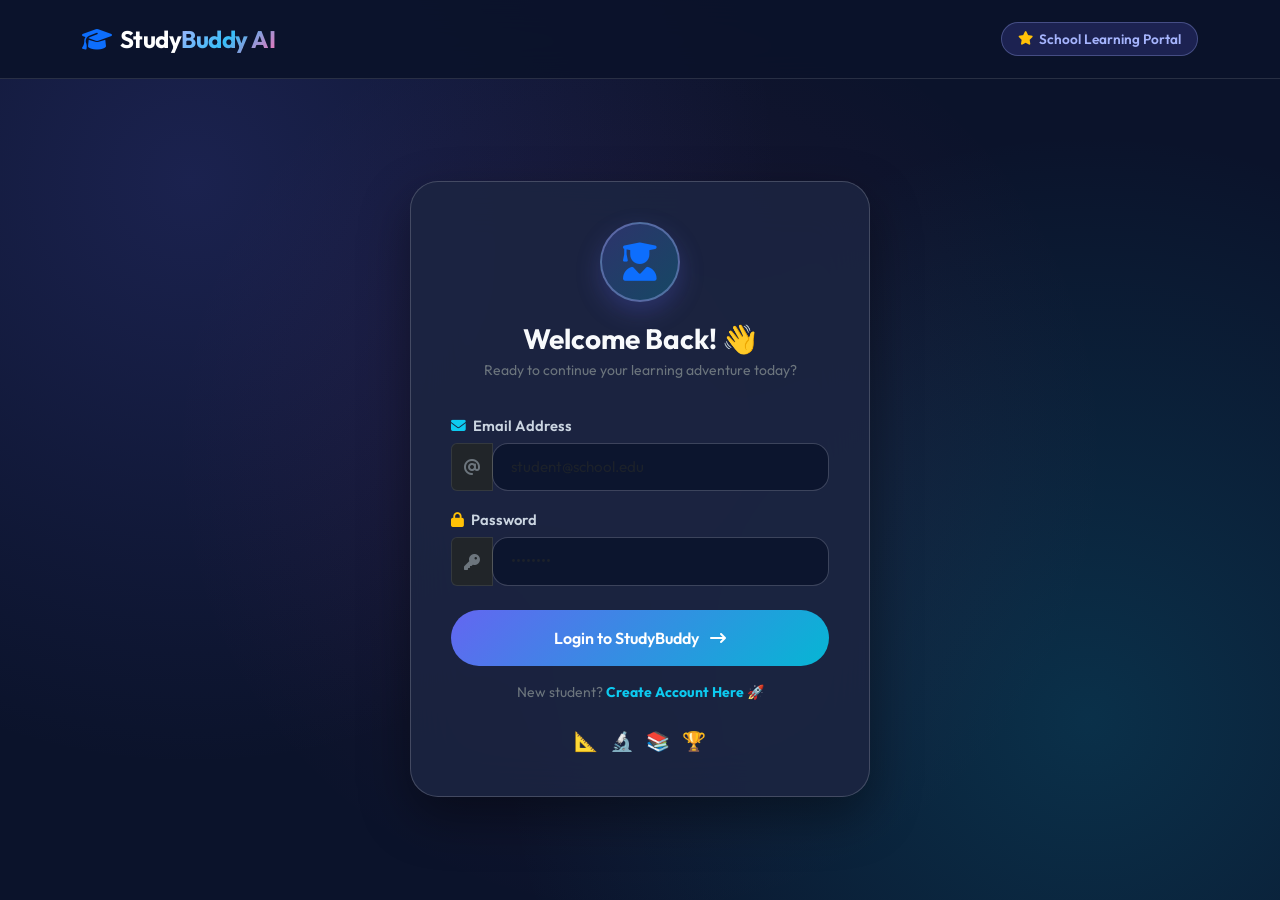
<file: study buddy/frontend/profile.html>
<!DOCTYPE html>
<html lang="en">
<head>
    <meta charset="UTF-8">
    <meta name="viewport" content="width=device-width, initial-scale=1.0">
    <title>Student Profile Settings - AI Personal Tutor</title>
    <link href="https://cdn.jsdelivr.net/npm/bootstrap@5.3.3/dist/css/bootstrap.min.css" rel="stylesheet">
    <link href="https://fonts.googleapis.com/css2?family=Outfit:wght@300;400;500;600;700&display=swap" rel="stylesheet">
    <link rel="stylesheet" href="https://cdnjs.cloudflare.com/ajax/libs/font-awesome/6.5.1/css/all.min.css">
    <link rel="stylesheet" href="css/style.css">
</head>
<body>
    <!-- App Navbar -->
    <nav class="navbar navbar-expand-lg navbar-dark navbar-custom py-3 border-bottom border-secondary border-opacity-25">
        <div class="container">
            <a class="navbar-brand fw-bold fs-4 d-flex align-items-center gap-2" href="dashboard.html">
                <i class="fa-solid fa-graduation-cap text-primary"></i>
                <span>Study<span class="gradient-text">Buddy AI</span></span>
            </a>
            <div class="d-flex align-items-center gap-3">
                <a href="dashboard.html" class="btn btn-outline-light btn-sm rounded-pill px-3">
                    <i class="fa-solid fa-house me-1"></i> Dashboard
                </a>
                <button onclick="API.logout()" class="btn btn-outline-danger btn-sm rounded-pill px-3">
                    <i class="fa-solid fa-right-from-bracket me-1"></i> Logout
                </button>
            </div>
        </div>
    </nav>

    <!-- Profile Settings Page Content -->
    <div class="container py-5">
        <div class="row justify-content-center">
            <div class="col-lg-8">
                <div class="glass-card p-4 p-md-5">
                    <div class="d-flex align-items-center gap-3 mb-4 pb-3 border-bottom border-secondary border-opacity-25">
                        <div class="bg-primary bg-opacity-25 text-primary p-3 rounded-circle fs-3">
                            <i class="fa-solid fa-id-card"></i>
                        </div>
                        <div>
                            <h3 class="fw-bold mb-0">Student Profile & Settings</h3>
                            <p class="text-secondary small mb-0">Manage your learning preferences, class, and tutor language.</p>
                        </div>
                    </div>

                    <form id="profileForm">
                        <div class="row g-3 mb-3">
                            <div class="col-md-6">
                                <label for="name" class="form-label text-secondary">Student Name</label>
                                <input type="text" class="form-control" id="name" required>
                            </div>
                            <div class="col-md-6">
                                <label for="email" class="form-label text-secondary">Email Address (Read-only)</label>
                                <input type="email" class="form-control text-muted" id="email" disabled readonly>
                            </div>
                        </div>

                        <div class="row g-3 mb-3">
                            <div class="col-md-6">
                                <label for="student_class" class="form-label text-secondary">School Class / Grade</label>
                                <select class="form-select" id="student_class" required>
                                    <option value="1st">Class 1</option>
                                    <option value="2nd">Class 2</option>
                                    <option value="3rd">Class 3</option>
                                    <option value="4th">Class 4</option>
                                    <option value="5th">Class 5</option>
                                    <option value="6th">Class 6</option>
                                    <option value="7th">Class 7</option>
                                    <option value="8th">Class 8</option>
                                    <option value="9th">Class 9</option>
                                    <option value="10th">Class 10</option>
                                </select>
                            </div>
                            <div class="col-md-6">
                                <label for="preferred_language" class="form-label text-secondary">Preferred Language</label>
                                <select class="form-select" id="preferred_language" required>
                                    <option value="English">English</option>
                                    <option value="Telugu">Telugu (తెలుగు)</option>
                                    <option value="Hindi">Hindi (हिंदी)</option>
                                </select>
                            </div>
                        </div>

                        <div class="mb-3">
                            <label for="preferred_subjects" class="form-label text-secondary">Preferred Subjects</label>
                            <input type="text" class="form-control" id="preferred_subjects" placeholder="Mathematics, Physics, Chemistry, Biology, Social Studies, Reasoning">
                        </div>

                        <div class="mb-4">
                            <label for="learning_level" class="form-label text-secondary">Learning Level</label>
                            <select class="form-select" id="learning_level">
                                <option value="Beginner">Beginner (Step-by-step simple explanations)</option>
                                <option value="Intermediate">Intermediate (Balanced practice & detail)</option>
                                <option value="Advanced">Advanced (Challenging concepts & depth)</option>
                            </select>
                        </div>

                        <div class="d-flex justify-content-end gap-3 pt-3 border-top border-secondary border-opacity-25">
                            <a href="dashboard.html" class="btn btn-outline-secondary rounded-pill px-4">Cancel</a>
                            <button type="submit" class="btn btn-primary-gradient px-4">Save Profile Settings</button>
                        </div>
                    </form>
                </div>
            </div>
        </div>
    </div>

    <script src="js/api.js"></script>
    <script src="js/auth.js"></script>
</body>
</html>
</file>
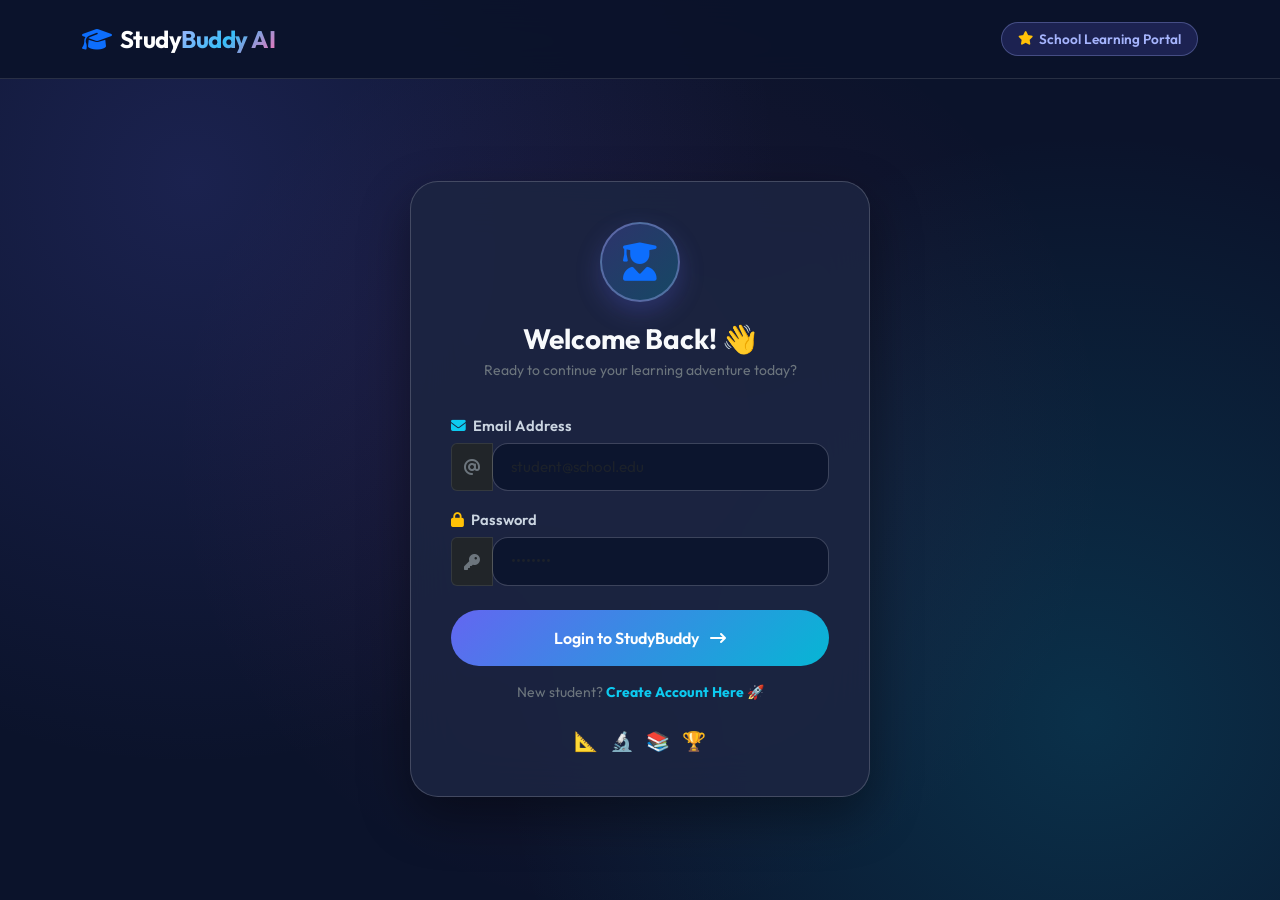
<file: study buddy/frontend/progress.html>
<!DOCTYPE html>
<html lang="en">
<head>
    <meta charset="UTF-8">
    <meta name="viewport" content="width=device-width, initial-scale=1.0">
    <title>Progress & Analytics - StudyBuddy AI</title>
    <link href="https://cdn.jsdelivr.net/npm/bootstrap@5.3.3/dist/css/bootstrap.min.css" rel="stylesheet">
    <link href="https://fonts.googleapis.com/css2?family=Outfit:wght@300;400;500;600;700&display=swap" rel="stylesheet">
    <link rel="stylesheet" href="https://cdnjs.cloudflare.com/ajax/libs/font-awesome/6.5.1/css/all.min.css">
    <link rel="stylesheet" href="css/style.css">
    <link rel="stylesheet" href="css/dashboard.css">
</head>
<body>
    <!-- App Navbar -->
    <nav class="navbar navbar-expand-lg navbar-dark navbar-custom py-3 border-bottom border-secondary border-opacity-25">
        <div class="container">
            <a class="navbar-brand fw-bold fs-4 d-flex align-items-center gap-2" href="dashboard.html">
                <i class="fa-solid fa-graduation-cap text-primary"></i>
                <span>Study<span class="gradient-text">Buddy AI</span></span>
            </a>
            <div class="d-flex align-items-center gap-3">
                <a href="dashboard.html" class="btn btn-outline-light btn-sm rounded-pill px-3">
                    <i class="fa-solid fa-house me-1"></i> Dashboard
                </a>
            </div>
        </div>
    </nav>

    <!-- Page Content -->
    <div class="container py-5">
        <div class="d-flex justify-content-between align-items-center mb-4">
            <div>
                <h3 class="fw-bold mb-1"><i class="fa-solid fa-chart-line text-success me-2"></i>My Learning Dashboard & Analytics</h3>
                <p class="text-secondary small mb-0">Track your strengths, identify weak areas, and follow personalized recommendations.</p>
            </div>
        </div>

        <!-- Overall Metrics Stats Grid -->
        <div class="row g-3 mb-4">
            <div class="col-md-3 col-6">
                <div class="stat-card">
                    <div class="stat-icon bg-primary bg-opacity-25 text-primary"><i class="fa-solid fa-comments"></i></div>
                    <div>
                        <div class="fs-4 fw-bold" id="progAsked">0</div>
                        <div class="text-secondary small">Questions Asked</div>
                    </div>
                </div>
            </div>
            <div class="col-md-3 col-6">
                <div class="stat-card">
                    <div class="stat-icon bg-info bg-opacity-25 text-info"><i class="fa-solid fa-file-pdf"></i></div>
                    <div>
                        <div class="fs-4 fw-bold" id="progDocs">0</div>
                        <div class="text-secondary small">PDF Materials</div>
                    </div>
                </div>
            </div>
            <div class="col-md-3 col-6">
                <div class="stat-card">
                    <div class="stat-icon bg-warning bg-opacity-25 text-warning"><i class="fa-solid fa-file-pen"></i></div>
                    <div>
                        <div class="fs-4 fw-bold" id="progExams">0</div>
                        <div class="text-secondary small">Exams Taken</div>
                    </div>
                </div>
            </div>
            <div class="col-md-3 col-6">
                <div class="stat-card">
                    <div class="stat-icon bg-success bg-opacity-25 text-success"><i class="fa-solid fa-chart-pie"></i></div>
                    <div>
                        <div class="fs-4 fw-bold" id="progScore">0%</div>
                        <div class="text-secondary small">Average Score</div>
                    </div>
                </div>
            </div>
        </div>

        <!-- Adaptive Recommendations Grid -->
        <div class="glass-card p-4 mb-4">
            <h5 class="fw-bold mb-3"><i class="fa-solid fa-wand-magic-sparkles text-warning me-2"></i>Recommended for You</h5>
            <div class="row g-3" id="recommendationsContainer">
                <!-- Dynamically populated -->
            </div>
        </div>

        <!-- Strong vs Weak Topics Grid -->
        <div class="row g-4 mb-4">
            <div class="col-md-6">
                <div class="glass-card p-4 h-100">
                    <h5 class="fw-bold mb-3 text-success"><i class="fa-solid fa-circle-check me-2"></i>Strong Topics (≥70%)</h5>
                    <div id="strongTopicsList">
                        <div class="text-secondary small">No strong topics recorded yet. Take an exam to discover your strengths!</div>
                    </div>
                </div>
            </div>

            <div class="col-md-6">
                <div class="glass-card p-4 h-100">
                    <h5 class="fw-bold mb-3 text-warning"><i class="fa-solid fa-triangle-exclamation me-2"></i>Needs Practice (<70%)</h5>
                    <div id="weakTopicsList">
                        <div class="text-secondary small">No weak topics detected. Great job!</div>
                    </div>
                </div>
            </div>
        </div>

        <!-- Topic Breakdown Table -->
        <div class="glass-card p-4">
            <h5 class="fw-bold mb-3"><i class="fa-solid fa-list-check text-primary me-2"></i>Topic-wise Performance Breakdown</h5>
            <div class="table-responsive">
                <table class="table table-dark table-hover align-middle mb-0">
                    <thead>
                        <tr class="text-secondary">
                            <th>Subject</th>
                            <th>Topic</th>
                            <th>Attempted</th>
                            <th>Proficiency</th>
                            <th>Status</th>
                        </tr>
                    </thead>
                    <tbody id="topicPerformanceTable">
                        <tr><td colspan="5" class="text-center text-secondary py-4">No topic performance data available yet.</td></tr>
                    </tbody>
                </table>
            </div>
        </div>
    </div>

    <script src="js/api.js"></script>
    <script src="js/auth.js"></script>
    <script src="js/progress.js"></script>
</body>
</html>
</file>
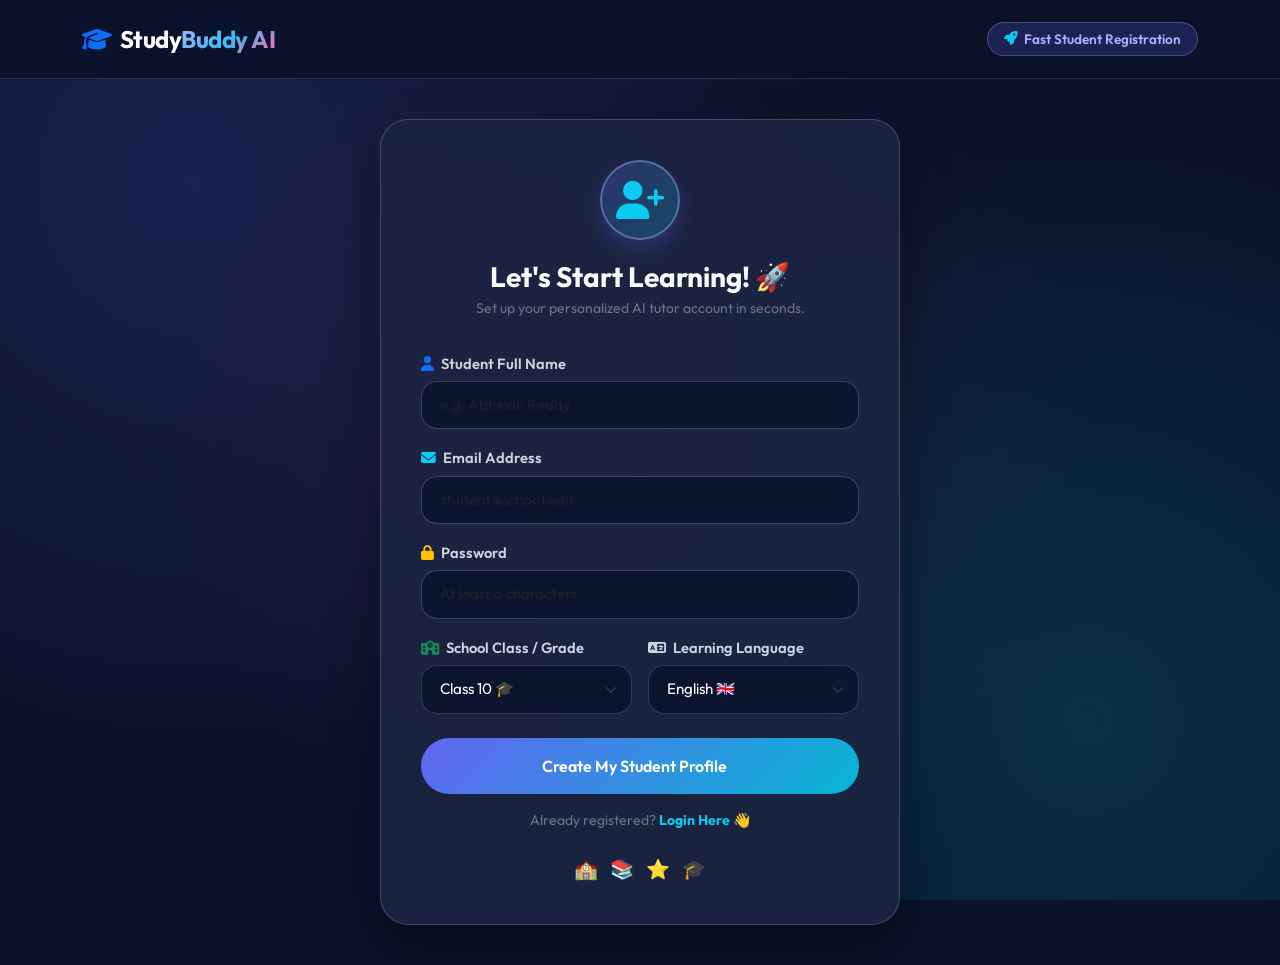
<file: study buddy/frontend/register.html>
<!DOCTYPE html>
<html lang="en">
<head>
    <meta charset="UTF-8">
    <meta name="viewport" content="width=device-width, initial-scale=1.0">
    <title>Student Registration - StudyBuddy AI</title>
    <link href="https://cdn.jsdelivr.net/npm/bootstrap@5.3.3/dist/css/bootstrap.min.css" rel="stylesheet">
    <link href="https://fonts.googleapis.com/css2?family=Outfit:wght@300;400;500;600;700&display=swap" rel="stylesheet">
    <link rel="stylesheet" href="https://cdnjs.cloudflare.com/ajax/libs/font-awesome/6.5.1/css/all.min.css">
    <link rel="stylesheet" href="css/style.css">
    <link rel="stylesheet" href="css/auth.css">
</head>
<body>
    <!-- Navbar -->
    <nav class="navbar navbar-expand-lg navbar-dark navbar-custom py-3">
        <div class="container">
            <a class="navbar-brand fw-bold fs-4 d-flex align-items-center gap-2" href="index.html">
                <i class="fa-solid fa-graduation-cap text-primary"></i>
                <span>Study<span class="gradient-text">Buddy AI</span></span>
            </a>
            <span class="badge-school d-none d-sm-inline-flex">
                <i class="fa-solid fa-rocket text-info"></i> Fast Student Registration
            </span>
        </div>
    </nav>

    <!-- Register Auth Container -->
    <div class="auth-wrapper">
        <div class="glass-card auth-card" style="max-width: 520px;">
            <div class="auth-header">
                <div class="auth-avatar-badge text-info">
                    <i class="fa-solid fa-user-plus"></i>
                </div>
                <h3 class="fw-bold mb-1">Let's Start Learning! 🚀</h3>
                <p class="text-secondary small">Set up your personalized AI tutor account in seconds.</p>
            </div>

            <form id="registerForm">
                <div class="mb-3">
                    <label for="name" class="form-label"><i class="fa-solid fa-user me-1 text-primary"></i> Student Full Name</label>
                    <input type="text" class="form-control" id="name" placeholder="e.g. Abhinav Reddy" required>
                </div>

                <div class="mb-3">
                    <label for="email" class="form-label"><i class="fa-solid fa-envelope me-1 text-info"></i> Email Address</label>
                    <input type="email" class="form-control" id="email" placeholder="student@school.edu" required>
                </div>

                <div class="mb-3">
                    <label for="password" class="form-label"><i class="fa-solid fa-lock me-1 text-warning"></i> Password</label>
                    <input type="password" class="form-control" id="password" placeholder="At least 6 characters" minlength="6" required>
                </div>

                <div class="row g-3 mb-4">
                    <div class="col-md-6">
                        <label for="student_class" class="form-label"><i class="fa-solid fa-school me-1 text-success"></i> School Class / Grade</label>
                        <select class="form-select" id="student_class" required>
                            <option value="1st">Class 1 🎒</option>
                            <option value="2nd">Class 2 ✏️</option>
                            <option value="3rd">Class 3 🎨</option>
                            <option value="4th">Class 4 📖</option>
                            <option value="5th">Class 5 🔬</option>
                            <option value="6th">Class 6 📐</option>
                            <option value="7th">Class 7 🌐</option>
                            <option value="8th">Class 8 💻</option>
                            <option value="9th">Class 9 🧬</option>
                            <option value="10th" selected>Class 10 🎓</option>
                        </select>
                    </div>
                    <div class="col-md-6">
                        <label for="preferred_language" class="form-label"><i class="fa-solid fa-language me-1 text-pink-accent"></i> Learning Language</label>
                        <select class="form-select" id="preferred_language" required>
                            <option value="English">English 🇬🇧</option>
                            <option value="Telugu">Telugu (తెలుగు) 🇮🇳</option>
                            <option value="Hindi">Hindi (हिंदी) 🇮🇳</option>
                        </select>
                    </div>
                </div>

                <button type="submit" class="btn btn-primary-gradient w-100 mb-3 py-3">
                    Create My Student Profile <i class="fa-solid fa-sparkles ms-2"></i>
                </button>

                <div class="text-center text-secondary small">
                    Already registered? <a href="login.html" class="text-info fw-bold text-decoration-none">Login Here 👋</a>
                </div>

                <div class="auth-illustration-footer">
                    <span title="School">🏫</span>
                    <span title="Books">📚</span>
                    <span title="Star">⭐</span>
                    <span title="Diploma">🎓</span>
                </div>
            </form>
        </div>
    </div>

    <script src="js/api.js"></script>
    <script src="js/auth.js"></script>
</body>
</html>
</file>
<file: study buddy/frontend/css/style.css>
/* Master UI Design System - School-Children Educational Theme */
:root {
    --bg-dark: #0B132B;
    --bg-card: #1C2541;
    --card-bg: rgba(28, 37, 65, 0.85);
    --card-bg-hover: rgba(42, 53, 86, 0.95);
    --border-color: rgba(255, 255, 255, 0.12);
    --primary: #6366F1;
    --primary-hover: #4F46E5;
    --secondary: #06B6D4;
    --accent: #10B981;
    --warning: #F59E0B;
    --pink-accent: #EC4899;
    --purple-accent: #8B5CF6;
    --danger: #EF4444;
    --text-main: #F8FAFC;
    --text-muted: #94A3B8;
    --radius-sm: 10px;
    --radius-md: 16px;
    --radius-lg: 24px;
    --radius-pill: 50px;
    --glass-bg: rgba(28, 37, 65, 0.82);
    --glass-border: rgba(255, 255, 255, 0.15);
}

body {
    font-family: 'Outfit', -apple-system, BlinkMacSystemFont, sans-serif;
    background-color: var(--bg-dark);
    background-image: 
        radial-gradient(circle at 15% 20%, rgba(99, 102, 241, 0.18) 0%, transparent 45%),
        radial-gradient(circle at 85% 80%, rgba(6, 182, 212, 0.18) 0%, transparent 45%),
        radial-gradient(circle at 50% 50%, rgba(236, 72, 153, 0.08) 0%, transparent 60%);
    background-attachment: fixed;
    color: var(--text-main);
    min-height: 100vh;
    display: flex;
    flex-direction: column;
    margin: 0;
    overflow-x: hidden;
}

/* Custom Smooth Scrollbar */
::-webkit-scrollbar {
    width: 8px;
    height: 8px;
}
::-webkit-scrollbar-track {
    background: #0B132B;
}
::-webkit-scrollbar-thumb {
    background: #334155;
    border-radius: 4px;
}
::-webkit-scrollbar-thumb:hover {
    background: var(--primary);
}

/* Glassmorphism Card Utility */
.glass-card {
    background: var(--glass-bg);
    backdrop-filter: blur(20px);
    -webkit-backdrop-filter: blur(20px);
    border: 1px solid var(--glass-border);
    border-radius: var(--radius-lg);
    box-shadow: 0 16px 40px 0 rgba(0, 0, 0, 0.35);
    transition: all 0.28s cubic-bezier(0.4, 0, 0.2, 1);
}
.glass-card:hover {
    border-color: rgba(99, 102, 241, 0.45);
    box-shadow: 0 20px 45px rgba(99, 102, 241, 0.2);
}

/* Custom Gradient Text */
.gradient-text {
    background: linear-gradient(135deg, #A5B4FC 0%, #38BDF8 50%, #F472B6 100%);
    -webkit-background-clip: text;
    -webkit-text-fill-color: transparent;
}

/* Custom Buttons */
.btn-primary-gradient {
    background: linear-gradient(135deg, #6366F1, #06B6D4);
    border: none;
    color: #ffffff;
    font-weight: 600;
    padding: 12px 26px;
    border-radius: var(--radius-pill);
    transition: all 0.25s ease;
    cursor: pointer;
}
.btn-primary-gradient:hover {
    opacity: 0.96;
    transform: translateY(-2px);
    color: #ffffff;
    box-shadow: 0 8px 24px rgba(99, 102, 241, 0.45);
}

/* Form Inputs & Selects */
.form-control, .form-select {
    background-color: rgba(11, 19, 43, 0.8) !important;
    border: 1px solid var(--glass-border) !important;
    color: var(--text-main) !important;
    border-radius: var(--radius-md) !important;
    padding: 12px 18px !important;
    font-size: 0.95rem;
}
.form-control:focus, .form-select:focus {
    border-color: var(--primary) !important;
    box-shadow: 0 0 0 4px rgba(99, 102, 241, 0.25) !important;
}

/* Educational Badges & Chips */
.badge-school {
    background: rgba(99, 102, 241, 0.2);
    color: #A5B4FC;
    border: 1px solid rgba(165, 180, 252, 0.3);
    border-radius: var(--radius-pill);
    padding: 6px 16px;
    font-weight: 600;
    font-size: 0.85rem;
    display: inline-flex;
    align-items: center;
    gap: 6px;
}
.badge-subject {
    background: rgba(6, 182, 212, 0.18);
    color: #38BDF8;
    border: 1px solid rgba(56, 189, 248, 0.3);
    border-radius: var(--radius-pill);
    padding: 4px 12px;
    font-size: 0.8rem;
    font-weight: 500;
}

/* Toast Notifications */
.toast-container {
    position: fixed;
    top: 24px;
    right: 24px;
    z-index: 99999;
}
.custom-toast {
    background: var(--bg-card);
    border: 1px solid var(--glass-border);
    color: var(--text-main);
    border-radius: var(--radius-md);
    box-shadow: 0 10px 30px rgba(0,0,0,0.5);
}

/* Skeleton Loader Animation */
.skeleton {
    background: linear-gradient(90deg, #1C2541 25%, #334155 50%, #1C2541 75%);
    background-size: 200% 100%;
    animation: skeletonLoading 1.5s infinite ease-in-out;
    border-radius: 8px;
}
@keyframes skeletonLoading {
    0% { background-position: 200% 0; }
    100% { background-position: -200% 0; }
}

/* Navbar Custom Styling */
.navbar-custom {
    background-color: rgba(11, 19, 43, 0.92);
    backdrop-filter: blur(16px);
    border-bottom: 1px solid var(--border-color);
}
.navbar-brand {
    letter-spacing: -0.5px;
}
</file>
<file: study buddy/frontend/css/chat.css>
/* Chat Page Layout & Design System */
.chat-container {
    height: calc(100vh - 75px);
    display: flex;
    overflow: hidden;
}

/* Sidebar History Panel */
.chat-sidebar {
    width: 280px;
    background-color: rgba(15, 23, 42, 0.95);
    border-right: 1px solid var(--border-color);
    display: flex;
    flex-direction: column;
    transition: transform 0.3s ease;
}

.history-list {
    flex: 1;
    overflow-y: auto;
    padding: 0.75rem;
}

.history-item {
    padding: 10px 14px;
    border-radius: var(--radius-md);
    color: var(--text-muted);
    font-size: 0.9rem;
    cursor: pointer;
    display: flex;
    align-items: center;
    justify-content: space-between;
    margin-bottom: 4px;
    transition: all 0.2s ease;
}
.history-item:hover, .history-item.active {
    background-color: var(--card-bg);
    color: var(--text-main);
}
.history-item.active {
    border-left: 3px solid var(--primary);
}

/* Chat Main Viewport */
.chat-main {
    flex: 1;
    display: flex;
    flex-direction: column;
    background-color: var(--bg-dark);
    position: relative;
}

.chat-header {
    padding: 12px 24px;
    border-bottom: 1px solid var(--border-color);
    background: rgba(30, 41, 59, 0.5);
    backdrop-filter: blur(8px);
    display: flex;
    align-items: center;
    justify-content: space-between;
}

/* Message Scroll Area */
.chat-messages {
    flex: 1;
    overflow-y: auto;
    padding: 1.5rem;
    display: flex;
    flex-direction: column;
    gap: 1.25rem;
}

/* Chat Message Bubbles */
.message-bubble {
    max-width: 82%;
    padding: 16px 20px;
    border-radius: 18px;
    line-height: 1.6;
    font-size: 0.98rem;
    position: relative;
}

.message-student {
    align-self: flex-end;
    background: linear-gradient(135deg, #4F46E5, #3B82F6);
    color: #ffffff;
    border-bottom-right-radius: 4px;
}

.message-assistant {
    align-self: flex-start;
    background-color: var(--card-bg);
    border: 1px solid var(--border-color);
    color: var(--text-main);
    border-bottom-left-radius: 4px;
}

/* Message Composer Panel */
.chat-composer {
    padding: 16px 24px;
    border-top: 1px solid var(--border-color);
    background-color: rgba(15, 23, 42, 0.9);
}

.composer-input-group {
    background-color: #0F172A;
    border: 1px solid var(--glass-border);
    border-radius: 28px;
    padding: 6px 12px 6px 18px;
    display: flex;
    align-items: center;
    gap: 10px;
}

.composer-input {
    background: transparent !important;
    border: none !important;
    color: var(--text-main) !important;
    box-shadow: none !important;
    padding: 8px 0 !important;
}

/* Voice Mic Button */
.btn-mic {
    width: 42px;
    height: 42px;
    border-radius: 50%;
    background: rgba(99, 102, 241, 0.15);
    color: var(--primary);
    border: 1px solid rgba(99, 102, 241, 0.3);
    display: flex;
    align-items: center;
    justify-content: center;
    transition: all 0.25s ease;
}
.btn-mic:hover {
    background: var(--primary);
    color: #ffffff;
}

.mic-active {
    width: 42px;
    height: 42px;
    border-radius: 50%;
    display: flex;
    align-items: center;
    justify-content: center;
    animation: micPulse 1.2s infinite ease-in-out;
}

@keyframes micPulse {
    0% { box-shadow: 0 0 0 0 rgba(239, 68, 68, 0.7); }
    70% { box-shadow: 0 0 0 12px rgba(239, 68, 68, 0); }
    100% { box-shadow: 0 0 0 0 rgba(239, 68, 68, 0); }
}

/* Typing Indicator Animation */
.typing-indicator {
    display: inline-flex;
    align-items: center;
    gap: 4px;
    padding: 8px 12px;
    background-color: var(--card-bg);
    border-radius: 12px;
    font-size: 0.85rem;
    color: var(--text-muted);
}
.typing-dot {
    width: 6px;
    height: 6px;
    background-color: var(--primary);
    border-radius: 50%;
    animation: typingBounce 1.4s infinite ease-in-out both;
}
.typing-dot:nth-child(1) { animation-delay: -0.32s; }
.typing-dot:nth-child(2) { animation-delay: -0.16s; }

@keyframes typingBounce {
    0%, 80%, 100% { transform: scale(0); }
    40% { transform: scale(1.0); }
}
</file>
<file: study buddy/frontend/css/exam.css>
/* Exam UI & Test Taking Workspace CSS */
.exam-header {
    background: rgba(15, 23, 42, 0.95);
    border-bottom: 1px solid var(--border-color);
    padding: 1rem 0;
}

.timer-badge {
    background: rgba(245, 158, 11, 0.15);
    color: var(--warning);
    border: 1px solid rgba(245, 158, 11, 0.3);
    font-size: 1.1rem;
    font-weight: 700;
    padding: 8px 18px;
    border-radius: 20px;
    display: inline-flex;
    align-items: center;
    gap: 8px;
}

/* Question Navigator Bar */
.question-nav-grid {
    display: grid;
    grid-template-columns: repeat(auto-fill, minmax(38px, 1fr));
    gap: 8px;
}

.btn-q-nav {
    width: 38px;
    height: 38px;
    border-radius: 10px;
    background: var(--card-bg);
    border: 1px solid var(--border-color);
    color: var(--text-muted);
    font-weight: 600;
    font-size: 0.88rem;
    display: flex;
    align-items: center;
    justify-content: center;
    cursor: pointer;
    transition: all 0.2s ease;
}
.btn-q-nav:hover {
    background: var(--card-bg-hover);
    color: var(--text-main);
}
.btn-q-nav.active {
    background: var(--primary);
    color: #ffffff;
    border-color: var(--primary);
}
.btn-q-nav.answered {
    background: rgba(16, 185, 129, 0.2);
    color: var(--accent);
    border-color: rgba(16, 185, 129, 0.4);
}

/* Question Card & Option Styling */
.question-card {
    background: var(--card-bg);
    border: 1px solid var(--border-color);
    border-radius: var(--radius-lg);
    padding: 2rem;
}

.option-pill {
    background: #0F172A;
    border: 1px solid var(--glass-border);
    border-radius: var(--radius-md);
    padding: 14px 20px;
    cursor: pointer;
    display: flex;
    align-items: center;
    gap: 12px;
    transition: all 0.2s ease;
    margin-bottom: 12px;
}
.option-pill:hover {
    border-color: var(--primary);
    background: rgba(99, 102, 241, 0.08);
}
.option-pill input[type="radio"] {
    accent-color: var(--primary);
    width: 18px;
    height: 18px;
}
.option-pill.selected {
    border-color: var(--primary);
    background: rgba(99, 102, 241, 0.15);
}
</file>
<file: study buddy/frontend/css/auth.css>
/* Authentication Pages Specific CSS - School Children Theme */
.auth-wrapper {
    min-height: calc(100vh - 80px);
    display: flex;
    align-items: center;
    justify-content: center;
    padding: 2.5rem 1rem;
    position: relative;
}

.auth-card {
    width: 100%;
    max-width: 460px;
    padding: 2.5rem;
    background: rgba(28, 37, 65, 0.88);
    backdrop-filter: blur(24px);
    border: 1px solid rgba(255, 255, 255, 0.18);
    border-radius: 28px;
    box-shadow: 0 20px 50px rgba(0, 0, 0, 0.4);
}

.auth-header {
    text-align: center;
    margin-bottom: 2rem;
}

.auth-avatar-badge {
    width: 80px;
    height: 80px;
    background: linear-gradient(135deg, rgba(99, 102, 241, 0.25), rgba(6, 182, 212, 0.25));
    border: 2px solid rgba(165, 180, 252, 0.4);
    border-radius: 50%;
    display: flex;
    align-items: center;
    justify-content: center;
    margin: 0 auto 1.25rem auto;
    font-size: 2.4rem;
    box-shadow: 0 10px 25px rgba(99, 102, 241, 0.25);
}

.form-label {
    color: #CBD5E1;
    font-size: 0.92rem;
    font-weight: 600;
    margin-bottom: 6px;
}

.auth-illustration-footer {
    display: flex;
    justify-content: center;
    gap: 12px;
    font-size: 1.2rem;
    color: #94A3B8;
    margin-top: 1.5rem;
}
</file>
<file: study buddy/frontend/css/dashboard.css>
/* Student Dashboard Page CSS - School Theme */
.welcome-banner {
    background: linear-gradient(135deg, rgba(99, 102, 241, 0.28) 0%, rgba(6, 182, 212, 0.25) 50%, rgba(236, 72, 153, 0.2) 100%);
    border: 1px solid rgba(255, 255, 255, 0.2);
    border-radius: 28px;
    padding: 2.8rem;
    box-shadow: 0 16px 40px rgba(0, 0, 0, 0.3);
    position: relative;
    overflow: hidden;
}

.welcome-banner::after {
    content: "🎓 📚 ✨ 🚀";
    position: absolute;
    right: 25px;
    bottom: 15px;
    font-size: 2.2rem;
    opacity: 0.15;
    pointer-events: none;
    letter-spacing: 12px;
}

.stat-card {
    background: rgba(28, 37, 65, 0.85);
    border: 1px solid rgba(255, 255, 255, 0.14);
    border-radius: 20px;
    padding: 1.5rem;
    display: flex;
    align-items: center;
    gap: 1.25rem;
    transition: all 0.25s ease;
}
.stat-card:hover {
    transform: translateY(-4px);
    border-color: rgba(99, 102, 241, 0.45);
    box-shadow: 0 12px 30px rgba(0,0,0,0.3);
}

.stat-icon {
    width: 56px;
    height: 56px;
    border-radius: 16px;
    display: flex;
    align-items: center;
    justify-content: center;
    font-size: 1.6rem;
    box-shadow: 0 8px 20px rgba(0,0,0,0.2);
}

.quick-action-btn {
    transition: all 0.25s ease;
    border: 1px solid rgba(255, 255, 255, 0.12) !important;
}
.quick-action-btn:hover {
    background: rgba(99, 102, 241, 0.18) !important;
    border-color: rgba(99, 102, 241, 0.4) !important;
    transform: translateX(4px);
}
</file>
